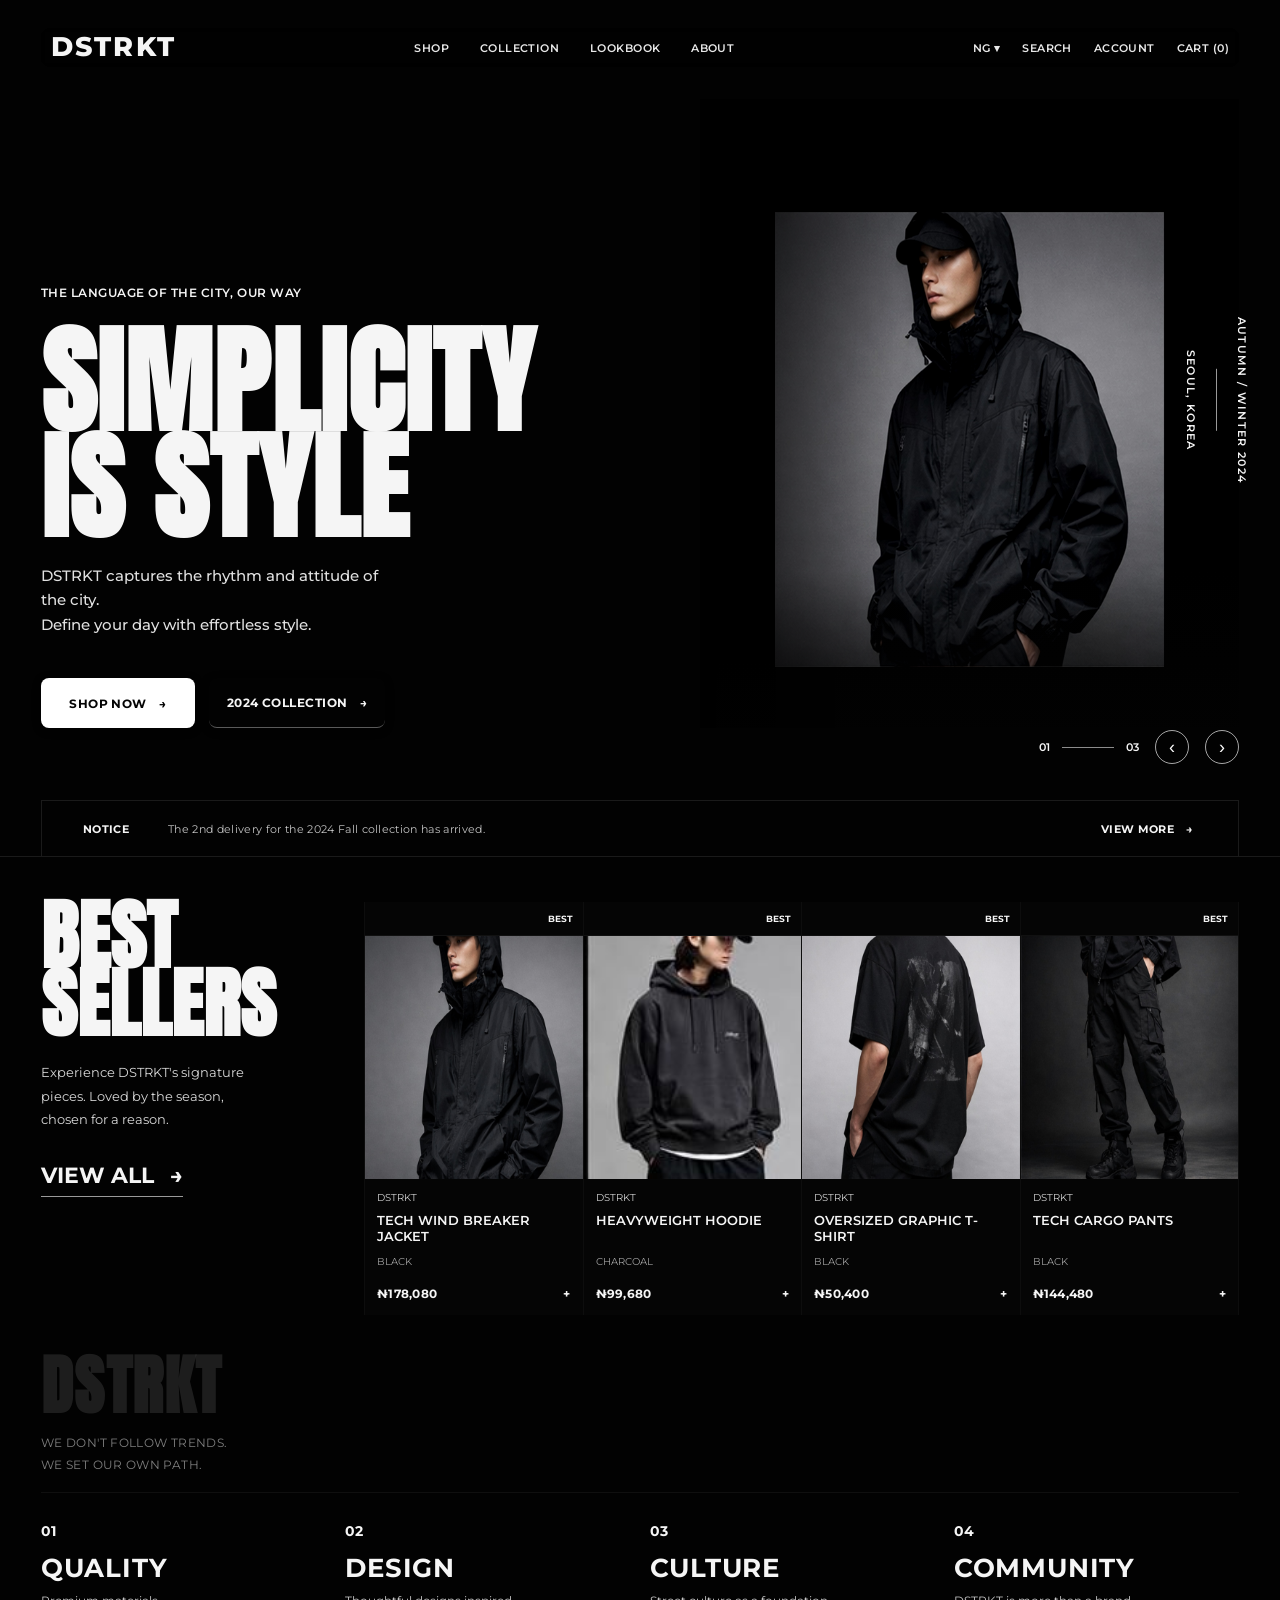
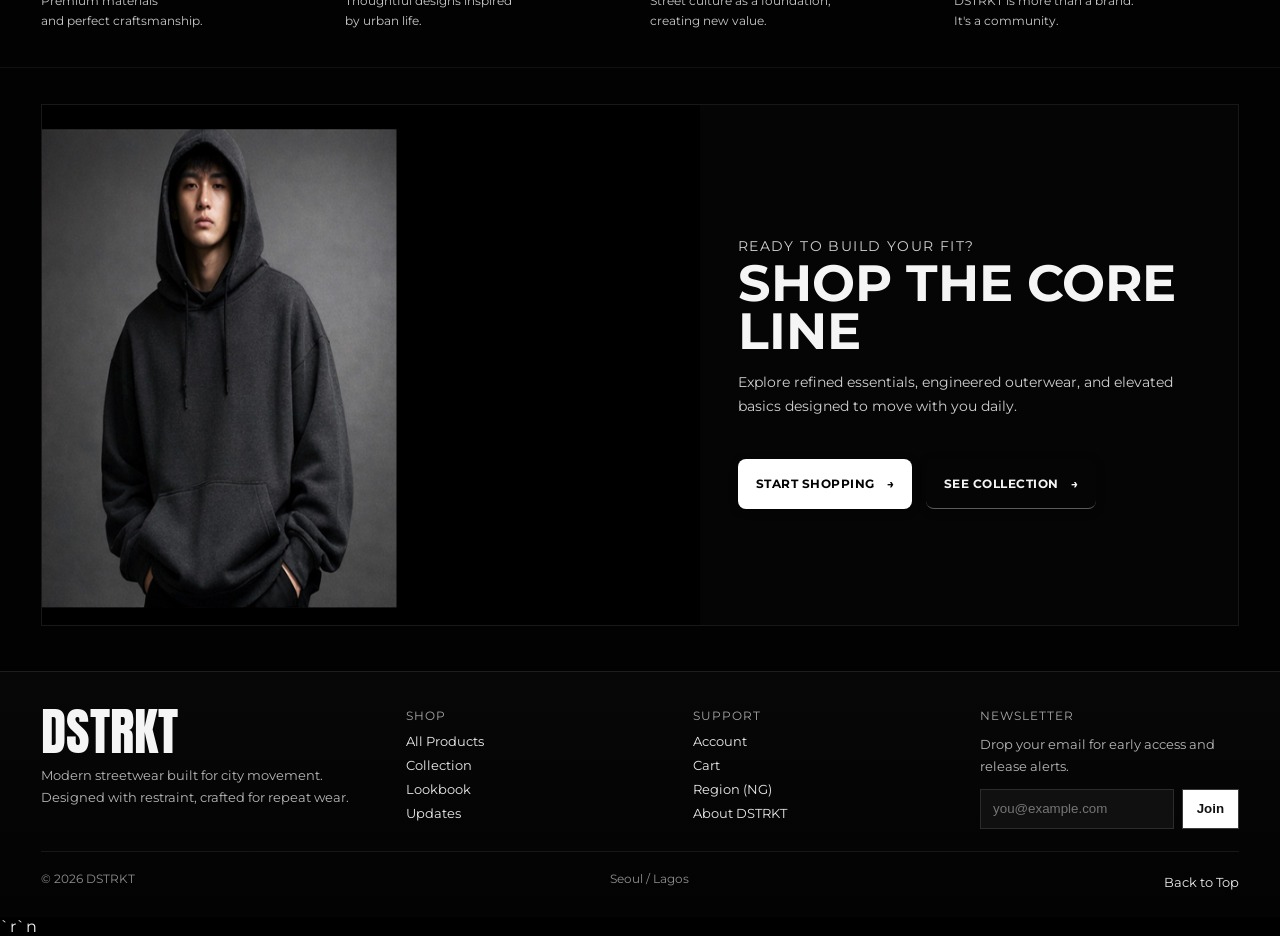
<file: index.html>
﻿<!doctype html>
<html lang="en">
  <head>
    <meta charset="UTF-8" />
    <meta name="viewport" content="width=device-width, initial-scale=1.0" />
    <meta name="theme-color" content="#020202" />
    <title>DSTRKT</title>
    <meta property="og:title" content="DSTRKT" />
    <meta property="og:description" content="DSTRKT fashion essentials and seasonal collection." />
    <meta property="og:image" content="/assets/social-preview.jpg" />
    <meta name="twitter:card" content="summary_large_image" />
    <link rel="icon" type="image/svg+xml" href="./assets/favicon.svg" />
    <link rel="preconnect" href="https://fonts.googleapis.com" />
    <link rel="preconnect" href="https://fonts.gstatic.com" crossorigin />
    <link href="https://fonts.googleapis.com/css2?family=Anton&family=Montserrat:wght@400;500;600;700;800&display=swap" rel="stylesheet" />
    <link rel="stylesheet" href="./styles.css" />
  </head>
  <body>
    <a class="skip-link" href="#main-content">Skip to main content</a>
    <main class="page" id="main-content">
      <section class="hero">
        <header class="top-nav">
          <a href="./index.html" class="logo" aria-label="DSTRKT home">DSTRKT</a>
          <nav class="primary-nav" aria-label="Main">
            <a href="./shop.html">SHOP</a>
            <a href="./collection.html">COLLECTION</a>
            <a href="./lookbook.html">LOOKBOOK</a>
            <a href="./about.html">ABOUT</a>
          </nav>
          <nav class="utility-nav" aria-label="Utility">
            <a href="./locale.html">NG &#9662;</a>
            <a href="./search.html">SEARCH</a>
            <a href="./account.html">ACCOUNT</a>
            <a href="./cart.html">CART (0)</a>
          </nav>
        </header>

        <div class="hero-body">
          <div class="hero-copy motion-enter">
            <p class="eyebrow">THE LANGUAGE OF THE CITY, OUR WAY</p>
            <h1>SIMPLICITY<br />IS STYLE</h1>
            <p class="description">DSTRKT captures the rhythm and attitude of the city.<br />Define your day with effortless style.</p>
            <div class="hero-actions">
              <a href="./shop.html" class="btn btn-solid"><span>SHOP NOW</span><span aria-hidden="true">&#8594;</span></a>
              <a href="./collection.html" class="btn btn-ghost"><span>2024 COLLECTION</span><span aria-hidden="true">&#8594;</span></a>
            </div>
          </div>

          <figure class="hero-visual">
            <img id="hero-slide-image" src="./assets/hero-slide-1.jpg" alt="Model in DSTRKT hero outfit, frame 1" width="470" height="520" fetchpriority="high" />
          </figure>

          <aside class="season-rail" aria-label="Season">
            <span>AUTUMN / WINTER 2024</span>
            <i></i>
            <span>SEOUL, KOREA</span>
          </aside>

          <div class="carousel-meta" aria-label="Carousel controls">
            <div class="slide-count"><span id="hero-slide-current">01</span><i></i><span id="hero-slide-total">03</span></div>
            <button id="hero-prev" aria-label="Previous slide" type="button">&#8249;</button>
            <button id="hero-next" aria-label="Next slide" type="button">&#8250;</button>
          </div>
        </div>

        <div class="notice-strip">
          <p class="notice-tag">NOTICE</p>
          <p class="notice-copy">The 2nd delivery for the 2024 Fall collection has arrived.</p>
          <a class="notice-link" href="./updates.html"><span>VIEW MORE</span><span aria-hidden="true">&#8594;</span></a>
        </div>
      </section>

      <section class="best-section">
        <div class="best-intro">
          <h2>BEST<br />SELLERS</h2>
          <p>Experience DSTRKT's signature<br />pieces. Loved by the season,<br />chosen for a reason.</p>
          <a href="./shop.html" class="view-all"><span>VIEW ALL</span><span aria-hidden="true">&#8594;</span></a>
        </div>

        <div class="products" role="list">
          <article class="product" role="listitem"><div class="card-top"><span>BEST</span></div><img src="./assets/product-1.jpg" alt="Model wearing tech wind breaker jacket" width="160" height="214" loading="lazy" /><div class="card-info"><p class="brand">DSTRKT</p><h3><a href="./product-tech-wind-breaker.html">TECH WIND BREAKER JACKET</a></h3><p class="color">BLACK</p><p class="price-row"><span>159,000 KRW</span><span aria-hidden="true">+</span></p></div></article>
          <article class="product" role="listitem"><div class="card-top"><span>BEST</span></div><img src="./assets/product-2.jpg" alt="Model wearing heavyweight hoodie" width="160" height="214" loading="lazy" /><div class="card-info"><p class="brand">DSTRKT</p><h3><a href="./product-heavyweight-hoodie.html">HEAVYWEIGHT HOODIE</a></h3><p class="color">CHARCOAL</p><p class="price-row"><span>89,000 KRW</span><span aria-hidden="true">+</span></p></div></article>
          <article class="product" role="listitem"><div class="card-top"><span>BEST</span></div><img src="./assets/product-3.jpg" alt="Model wearing oversized graphic t-shirt" width="160" height="214" loading="lazy" /><div class="card-info"><p class="brand">DSTRKT</p><h3><a href="./product-oversized-graphic-tee.html">OVERSIZED GRAPHIC T-SHIRT</a></h3><p class="color">BLACK</p><p class="price-row"><span>45,000 KRW</span><span aria-hidden="true">+</span></p></div></article>
          <article class="product" role="listitem"><div class="card-top"><span>BEST</span></div><img src="./assets/product-4.jpg" alt="Model wearing tech cargo pants" width="160" height="214" loading="lazy" /><div class="card-info"><p class="brand">DSTRKT</p><h3><a href="./product-tech-cargo-pants.html">TECH CARGO PANTS</a></h3><p class="color">BLACK</p><p class="price-row"><span>129,000 KRW</span><span aria-hidden="true">+</span></p></div></article>
        </div>
      </section>

      <section class="brand-band">
        <h2>DSTRKT</h2>
        <p>WE DON'T FOLLOW TRENDS.<br />WE SET OUR OWN PATH.</p>
      </section>

      <section class="pillars">
        <article><p class="index">01</p><h3>QUALITY</h3><p>Premium materials<br />and perfect craftsmanship.</p></article>
        <article><p class="index">02</p><h3>DESIGN</h3><p>Thoughtful designs inspired<br />by urban life.</p></article>
        <article><p class="index">03</p><h3>CULTURE</h3><p>Street culture as a foundation,<br />creating new value.</p></article>
        <article><p class="index">04</p><h3>COMMUNITY</h3><p>DSTRKT is more than a brand.<br />It's a community.</p></article>
      </section>

      <section class="home-cta">
        <img src="./assets/core-line-shot.jpg" alt="Model wearing DSTRKT heavyweight hoodie against a black field" loading="lazy" />
        <div>
          <p class="section-label">READY TO BUILD YOUR FIT?</p>
          <h2>SHOP THE CORE LINE</h2>
          <p>Explore refined essentials, engineered outerwear, and elevated basics designed to move with you daily.</p>
          <div class="hero-actions">
            <a href="./shop.html" class="btn btn-solid"><span>START SHOPPING</span><span aria-hidden="true">&#8594;</span></a>
            <a href="./collection.html" class="btn btn-ghost"><span>SEE COLLECTION</span><span aria-hidden="true">&#8594;</span></a>
          </div>
        </div>
      </section>

      <footer class="site-footer" aria-label="Footer">
        <div class="footer-grid">
          <section>
            <p class="footer-brand">DSTRKT</p>
            <p class="footer-copy">Modern streetwear built for city movement. Designed with restraint, crafted for repeat wear.</p>
          </section>
          <section>
            <p class="footer-heading">Shop</p>
            <a href="./shop.html">All Products</a>
            <a href="./collection.html">Collection</a>
            <a href="./lookbook.html">Lookbook</a>
            <a href="./updates.html">Updates</a>
          </section>
          <section>
            <p class="footer-heading">Support</p>
            <a href="./account.html">Account</a>
            <a href="./cart.html">Cart</a>
            <a href="./locale.html">Region (NG)</a>
            <a href="./about.html">About DSTRKT</a>
          </section>
          <section>
            <p class="footer-heading">Newsletter</p>
            <p class="footer-copy">Drop your email for early access and release alerts.</p>
            <form class="footer-form" action="./updates.html" method="get">
              <label class="sr-only" for="footer-email">Email</label>
              <input id="footer-email" type="email" placeholder="you@example.com" />
              <button type="submit">Join</button>
            </form>
          </section>
        </div>
        <div class="footer-base">
          <span>© 2026 DSTRKT</span>
          <span>Seoul / Lagos</span>
          <a href="./index.html">Back to Top</a>
        </div>
      </footer>
    </main>
    <script src="./site.js" defer></script>`r`n  </body>
</html>
</file>
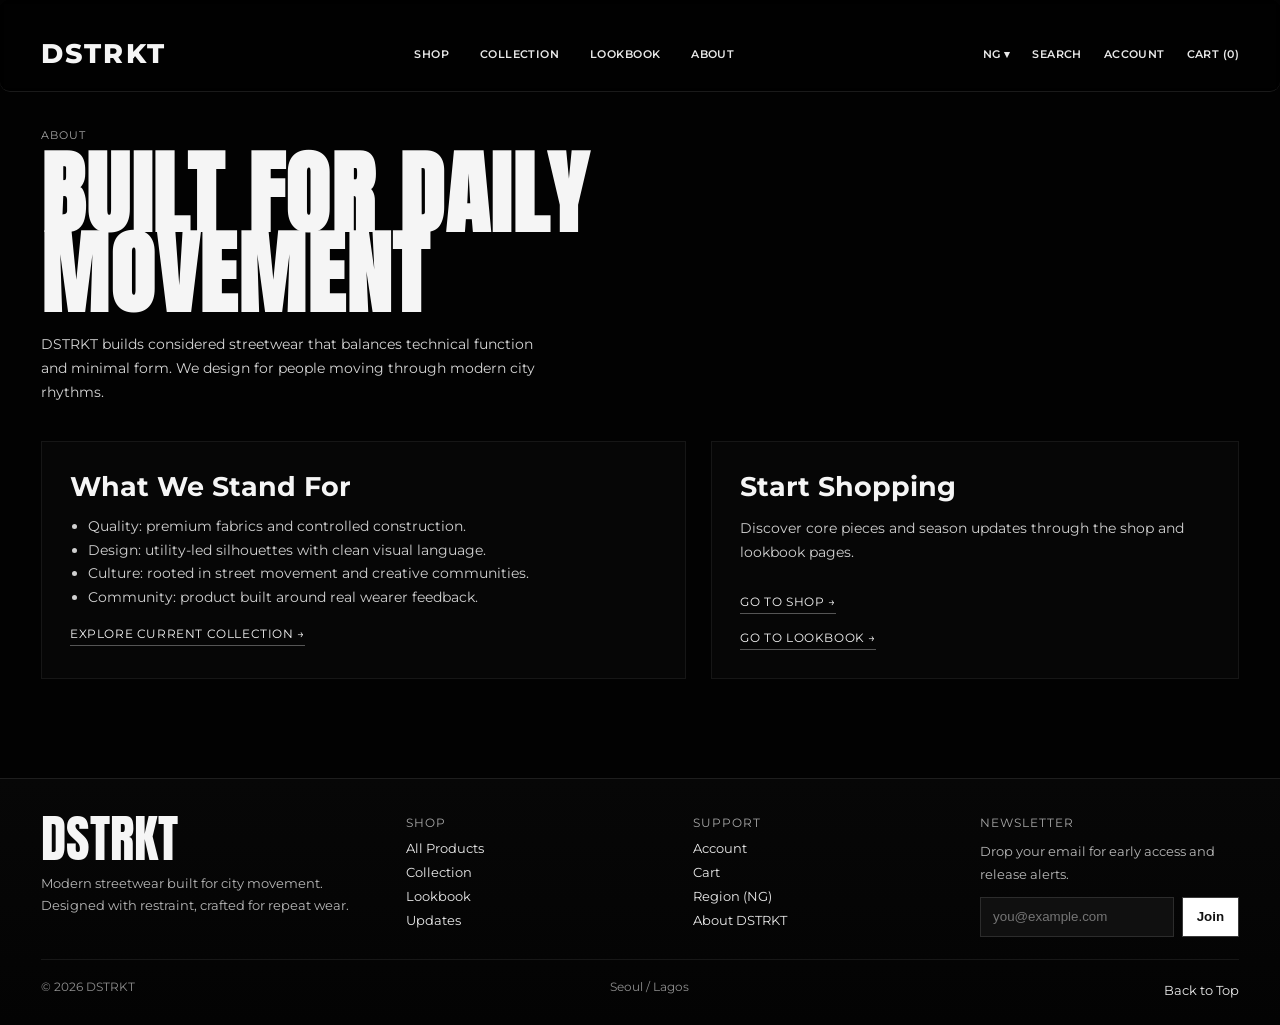
<file: about.html>
﻿<!doctype html>
<html lang="en"><head><meta charset="UTF-8" /><meta name="viewport" content="width=device-width, initial-scale=1.0" /><meta name="theme-color" content="#020202" /><title>About DSTRKT</title><meta property="og:title" content="About DSTRKT" /><meta property="og:description" content="Learn the design direction and values behind DSTRKT." /><meta property="og:image" content="/assets/social-preview.jpg" /><meta name="twitter:card" content="summary_large_image" /><link rel="icon" type="image/svg+xml" href="./assets/favicon.svg" /><link rel="preconnect" href="https://fonts.googleapis.com" /><link rel="preconnect" href="https://fonts.gstatic.com" crossorigin /><link href="https://fonts.googleapis.com/css2?family=Anton&family=Montserrat:wght@400;500;600;700;800&display=swap" rel="stylesheet" /><link rel="stylesheet" href="./styles.css" /></head>
<body class="inner-page"><a class="skip-link" href="#main-content">Skip to main content</a><main class="page" id="main-content"><header class="top-nav"><a href="./index.html" class="logo">DSTRKT</a><nav class="primary-nav" aria-label="Main"><a href="./shop.html">SHOP</a><a href="./collection.html">COLLECTION</a><a href="./lookbook.html">LOOKBOOK</a><a href="./about.html">ABOUT</a></nav><nav class="utility-nav" aria-label="Utility"><a href="./locale.html">NG &#9662;</a><a href="./search.html">SEARCH</a><a href="./account.html">ACCOUNT</a><a href="./cart.html">CART (0)</a></nav></header><section class="inner-main"><p class="section-label">ABOUT</p><h1 class="page-title">BUILT FOR DAILY<br />MOVEMENT</h1><p class="page-subtitle">DSTRKT builds considered streetwear that balances technical function and minimal form. We design for people moving through modern city rhythms.</p><section class="split-panel"><div><h2>What We Stand For</h2><ul><li>Quality: premium fabrics and controlled construction.</li><li>Design: utility-led silhouettes with clean visual language.</li><li>Culture: rooted in street movement and creative communities.</li><li>Community: product built around real wearer feedback.</li></ul><a class="text-link" href="./collection.html">EXPLORE CURRENT COLLECTION &#8594;</a></div><section><h2>Start Shopping</h2><p>Discover core pieces and season updates through the shop and lookbook pages.</p><a class="text-link" href="./shop.html">GO TO SHOP &#8594;</a><br /><a class="text-link" href="./lookbook.html">GO TO LOOKBOOK &#8594;</a></section></section></section><footer class="site-footer" aria-label="Footer">
  <div class="footer-grid">
    <section>
      <p class="footer-brand">DSTRKT</p>
      <p class="footer-copy">Modern streetwear built for city movement. Designed with restraint, crafted for repeat wear.</p>
    </section>
    <section>
      <p class="footer-heading">Shop</p>
      <a href="./shop.html">All Products</a>
      <a href="./collection.html">Collection</a>
      <a href="./lookbook.html">Lookbook</a>
      <a href="./updates.html">Updates</a>
    </section>
    <section>
      <p class="footer-heading">Support</p>
      <a href="./account.html">Account</a>
      <a href="./cart.html">Cart</a>
      <a href="./locale.html">Region (NG)</a>
      <a href="./about.html">About DSTRKT</a>
    </section>
    <section>
      <p class="footer-heading">Newsletter</p>
      <p class="footer-copy">Drop your email for early access and release alerts.</p>
      <form class="footer-form" action="./updates.html" method="get">
        <label class="sr-only" for="footer-email">Email</label>
        <input id="footer-email" type="email" placeholder="you@example.com" />
        <button type="submit">Join</button>
      </form>
    </section>
  </div>
  <div class="footer-base">
    <span>© 2026 DSTRKT</span>
    <span>Seoul / Lagos</span>
    <a href="./index.html">Back to Top</a>
  </div>
</footer></main><script src="./site.js" defer></script></body></html>
</file>
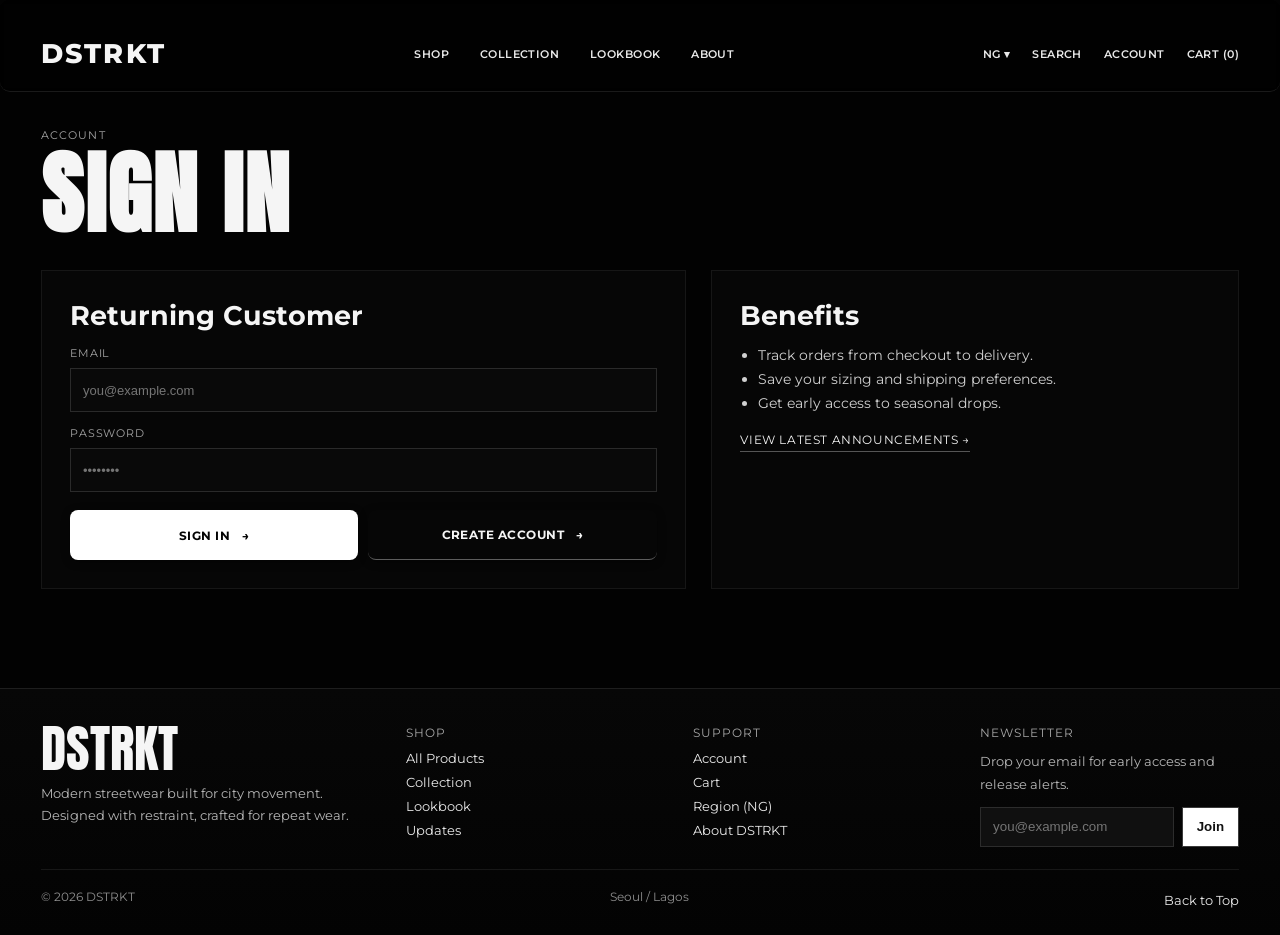
<file: account.html>
﻿<!doctype html>
<html lang="en"><head><meta charset="UTF-8" /><meta name="viewport" content="width=device-width, initial-scale=1.0" /><meta name="theme-color" content="#020202" /><title>DSTRKT Account</title><meta property="og:title" content="DSTRKT Account" /><meta property="og:description" content="Sign in and manage your DSTRKT profile." /><meta property="og:image" content="/assets/social-preview.jpg" /><meta name="twitter:card" content="summary_large_image" /><link rel="icon" type="image/svg+xml" href="./assets/favicon.svg" /><link rel="preconnect" href="https://fonts.googleapis.com" /><link rel="preconnect" href="https://fonts.gstatic.com" crossorigin /><link href="https://fonts.googleapis.com/css2?family=Anton&family=Montserrat:wght@400;500;600;700;800&display=swap" rel="stylesheet" /><link rel="stylesheet" href="./styles.css" /></head>
<body class="inner-page"><a class="skip-link" href="#main-content">Skip to main content</a><main class="page" id="main-content"><header class="top-nav"><a href="./index.html" class="logo">DSTRKT</a><nav class="primary-nav" aria-label="Main"><a href="./shop.html">SHOP</a><a href="./collection.html">COLLECTION</a><a href="./lookbook.html">LOOKBOOK</a><a href="./about.html">ABOUT</a></nav><nav class="utility-nav" aria-label="Utility"><a href="./locale.html">NG &#9662;</a><a href="./search.html">SEARCH</a><a href="./account.html">ACCOUNT</a><a href="./cart.html">CART (0)</a></nav></header><section class="inner-main"><p class="section-label">ACCOUNT</p><h1 class="page-title">SIGN IN</h1><section class="split-panel"><section><h2>Returning Customer</h2><div class="field-row"><label for="email">EMAIL</label><input id="email" type="email" placeholder="you@example.com" /></div><div class="field-row"><label for="password">PASSWORD</label><input id="password" type="password" placeholder="••••••••" /></div><div class="button-row"><a class="btn btn-solid" href="./shop.html"><span>SIGN IN</span><span>&#8594;</span></a><a class="btn btn-ghost" href="./account.html"><span>CREATE ACCOUNT</span><span>&#8594;</span></a></div></section><div><h2>Benefits</h2><ul><li>Track orders from checkout to delivery.</li><li>Save your sizing and shipping preferences.</li><li>Get early access to seasonal drops.</li></ul><a class="text-link" href="./updates.html">VIEW LATEST ANNOUNCEMENTS &#8594;</a></div></section></section><footer class="site-footer" aria-label="Footer">
  <div class="footer-grid">
    <section>
      <p class="footer-brand">DSTRKT</p>
      <p class="footer-copy">Modern streetwear built for city movement. Designed with restraint, crafted for repeat wear.</p>
    </section>
    <section>
      <p class="footer-heading">Shop</p>
      <a href="./shop.html">All Products</a>
      <a href="./collection.html">Collection</a>
      <a href="./lookbook.html">Lookbook</a>
      <a href="./updates.html">Updates</a>
    </section>
    <section>
      <p class="footer-heading">Support</p>
      <a href="./account.html">Account</a>
      <a href="./cart.html">Cart</a>
      <a href="./locale.html">Region (NG)</a>
      <a href="./about.html">About DSTRKT</a>
    </section>
    <section>
      <p class="footer-heading">Newsletter</p>
      <p class="footer-copy">Drop your email for early access and release alerts.</p>
      <form class="footer-form" action="./updates.html" method="get">
        <label class="sr-only" for="footer-email">Email</label>
        <input id="footer-email" type="email" placeholder="you@example.com" />
        <button type="submit">Join</button>
      </form>
    </section>
  </div>
  <div class="footer-base">
    <span>© 2026 DSTRKT</span>
    <span>Seoul / Lagos</span>
    <a href="./index.html">Back to Top</a>
  </div>
</footer></main><script src="./site.js" defer></script></body></html>
</file>
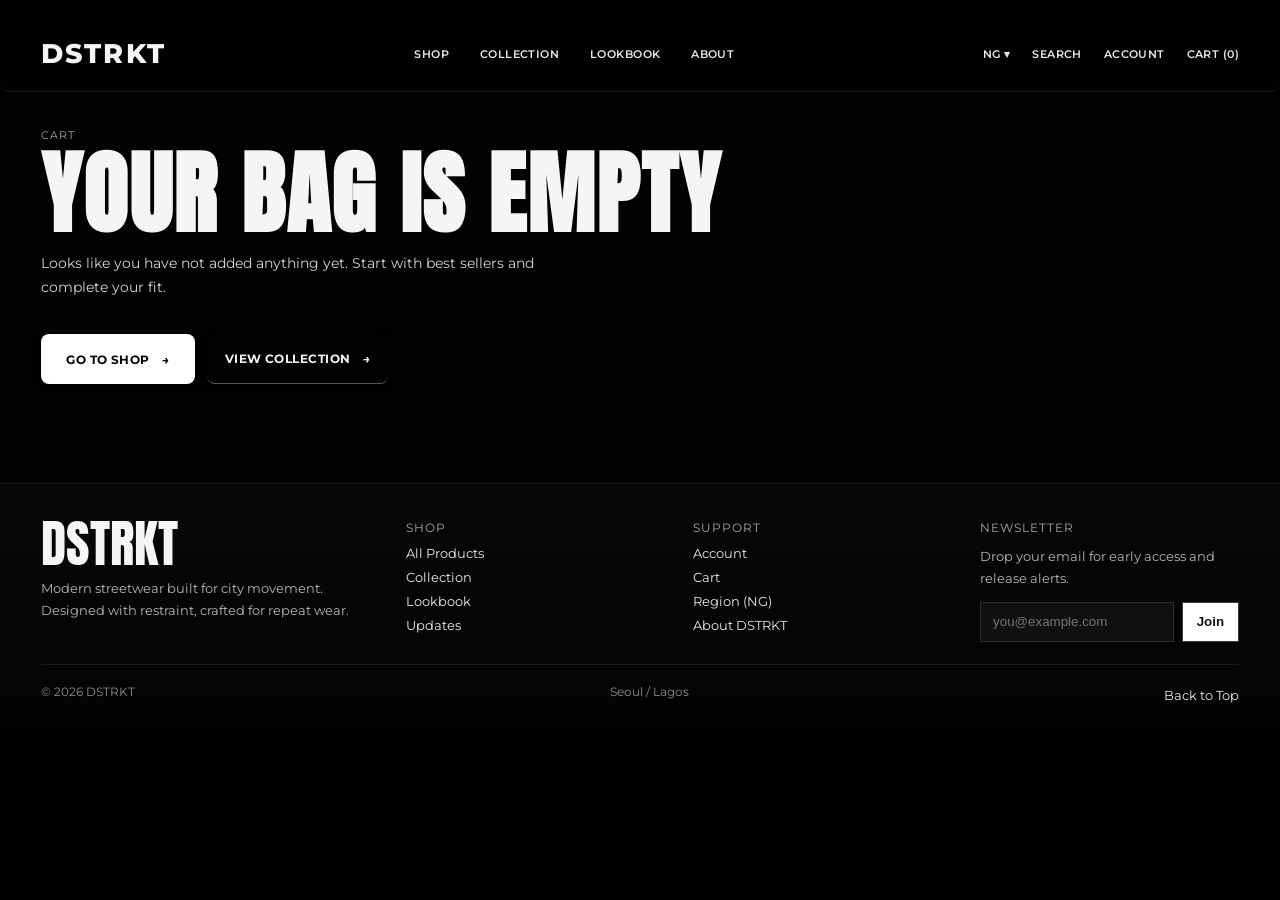
<file: cart.html>
﻿<!doctype html>
<html lang="en"><head><meta charset="UTF-8" /><meta name="viewport" content="width=device-width, initial-scale=1.0" /><meta name="theme-color" content="#020202" /><title>DSTRKT Cart</title><meta property="og:title" content="DSTRKT Cart" /><meta property="og:description" content="Review your DSTRKT cart before checkout." /><meta property="og:image" content="/assets/social-preview.jpg" /><meta name="twitter:card" content="summary_large_image" /><link rel="icon" type="image/svg+xml" href="./assets/favicon.svg" /><link rel="preconnect" href="https://fonts.googleapis.com" /><link rel="preconnect" href="https://fonts.gstatic.com" crossorigin /><link href="https://fonts.googleapis.com/css2?family=Anton&family=Montserrat:wght@400;500;600;700;800&display=swap" rel="stylesheet" /><link rel="stylesheet" href="./styles.css" /></head>
<body class="inner-page"><a class="skip-link" href="#main-content">Skip to main content</a><main class="page" id="main-content"><header class="top-nav"><a href="./index.html" class="logo">DSTRKT</a><nav class="primary-nav" aria-label="Main"><a href="./shop.html">SHOP</a><a href="./collection.html">COLLECTION</a><a href="./lookbook.html">LOOKBOOK</a><a href="./about.html">ABOUT</a></nav><nav class="utility-nav" aria-label="Utility"><a href="./locale.html">NG &#9662;</a><a href="./search.html">SEARCH</a><a href="./account.html">ACCOUNT</a><a href="./cart.html">CART (0)</a></nav></header><section class="inner-main"><p class="section-label">CART</p><h1 class="page-title">YOUR BAG IS EMPTY</h1><p class="page-subtitle">Looks like you have not added anything yet. Start with best sellers and complete your fit.</p><div class="utility-row"><a class="btn btn-solid" href="./shop.html"><span>GO TO SHOP</span><span>&#8594;</span></a><a class="btn btn-ghost" href="./collection.html"><span>VIEW COLLECTION</span><span>&#8594;</span></a></div></section><footer class="site-footer" aria-label="Footer">
  <div class="footer-grid">
    <section>
      <p class="footer-brand">DSTRKT</p>
      <p class="footer-copy">Modern streetwear built for city movement. Designed with restraint, crafted for repeat wear.</p>
    </section>
    <section>
      <p class="footer-heading">Shop</p>
      <a href="./shop.html">All Products</a>
      <a href="./collection.html">Collection</a>
      <a href="./lookbook.html">Lookbook</a>
      <a href="./updates.html">Updates</a>
    </section>
    <section>
      <p class="footer-heading">Support</p>
      <a href="./account.html">Account</a>
      <a href="./cart.html">Cart</a>
      <a href="./locale.html">Region (NG)</a>
      <a href="./about.html">About DSTRKT</a>
    </section>
    <section>
      <p class="footer-heading">Newsletter</p>
      <p class="footer-copy">Drop your email for early access and release alerts.</p>
      <form class="footer-form" action="./updates.html" method="get">
        <label class="sr-only" for="footer-email">Email</label>
        <input id="footer-email" type="email" placeholder="you@example.com" />
        <button type="submit">Join</button>
      </form>
    </section>
  </div>
  <div class="footer-base">
    <span>© 2026 DSTRKT</span>
    <span>Seoul / Lagos</span>
    <a href="./index.html">Back to Top</a>
  </div>
</footer></main><script src="./site.js" defer></script></body></html>
</file>
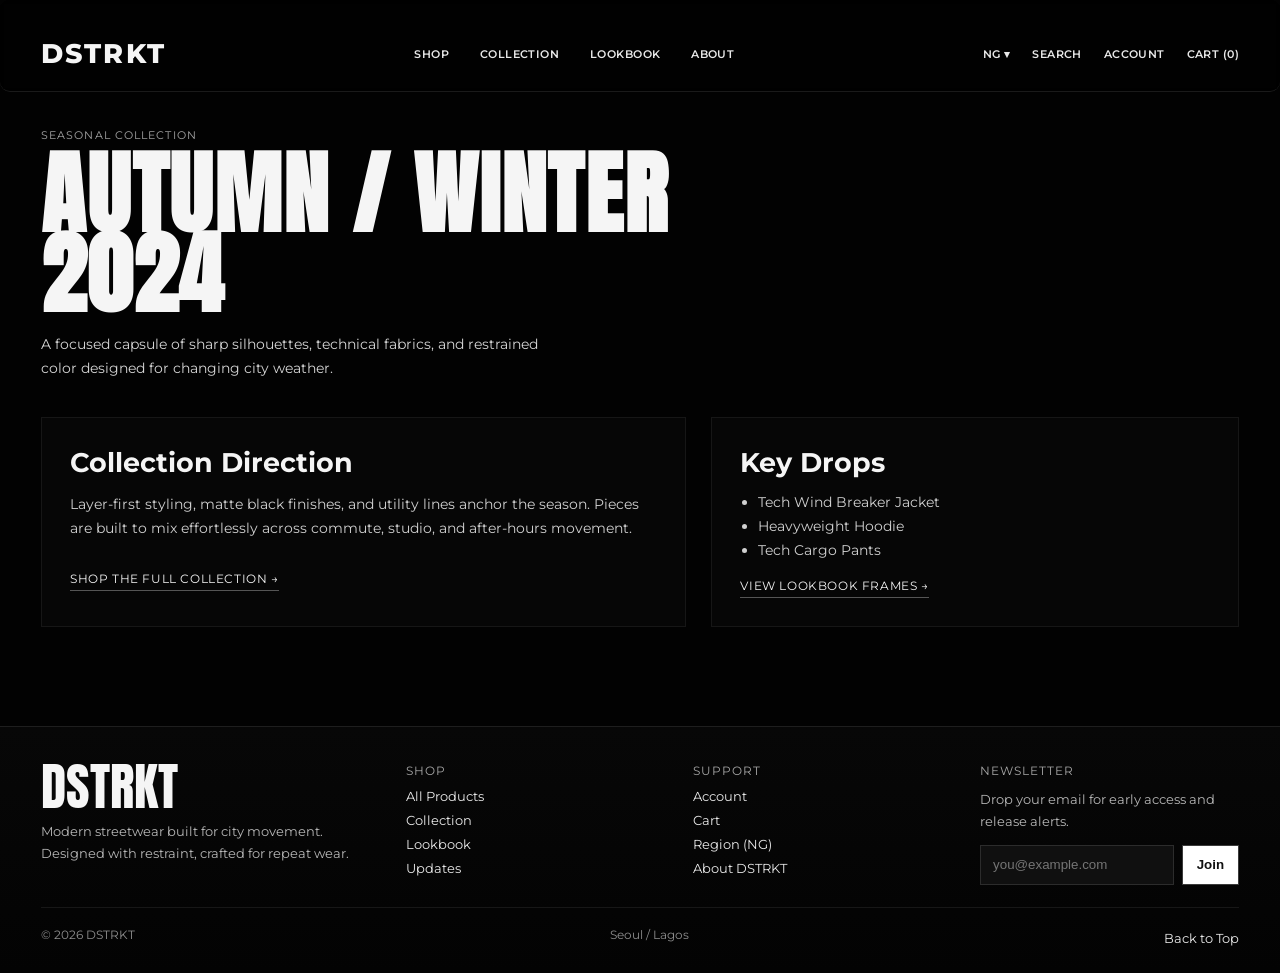
<file: collection.html>
﻿<!doctype html>
<html lang="en">
<head>
  <meta charset="UTF-8" />
  <meta name="viewport" content="width=device-width, initial-scale=1.0" />
  <meta name="theme-color" content="#020202" />
  <title>DSTRKT Collection</title>
  <meta property="og:title" content="DSTRKT Collection" />
  <meta property="og:description" content="Explore the Autumn/Winter 2024 collection." />
  <meta property="og:image" content="/assets/social-preview.jpg" />
  <meta name="twitter:card" content="summary_large_image" />
  <link rel="icon" type="image/svg+xml" href="./assets/favicon.svg" />
  <link rel="preconnect" href="https://fonts.googleapis.com" />
  <link rel="preconnect" href="https://fonts.gstatic.com" crossorigin />
  <link href="https://fonts.googleapis.com/css2?family=Anton&family=Montserrat:wght@400;500;600;700;800&display=swap" rel="stylesheet" />
  <link rel="stylesheet" href="./styles.css" />
</head>
<body class="inner-page">
  <a class="skip-link" href="#main-content">Skip to main content</a>
  <main class="page" id="main-content">
    <header class="top-nav"><a href="./index.html" class="logo">DSTRKT</a><nav class="primary-nav" aria-label="Main"><a href="./shop.html">SHOP</a><a href="./collection.html">COLLECTION</a><a href="./lookbook.html">LOOKBOOK</a><a href="./about.html">ABOUT</a></nav><nav class="utility-nav" aria-label="Utility"><a href="./locale.html">NG &#9662;</a><a href="./search.html">SEARCH</a><a href="./account.html">ACCOUNT</a><a href="./cart.html">CART (0)</a></nav></header>
    <section class="inner-main">
      <p class="section-label">SEASONAL COLLECTION</p>
      <h1 class="page-title">AUTUMN / WINTER<br />2024</h1>
      <p class="page-subtitle">A focused capsule of sharp silhouettes, technical fabrics, and restrained color designed for changing city weather.</p>
      <div class="split-panel">
        <div><h2>Collection Direction</h2><p>Layer-first styling, matte black finishes, and utility lines anchor the season. Pieces are built to mix effortlessly across commute, studio, and after-hours movement.</p><a class="text-link" href="./shop.html">SHOP THE FULL COLLECTION &#8594;</a></div>
        <section><h2>Key Drops</h2><ul><li><a href="./product-tech-wind-breaker.html">Tech Wind Breaker Jacket</a></li><li><a href="./product-heavyweight-hoodie.html">Heavyweight Hoodie</a></li><li><a href="./product-tech-cargo-pants.html">Tech Cargo Pants</a></li></ul><a class="text-link" href="./lookbook.html">VIEW LOOKBOOK FRAMES &#8594;</a></section>
      </div>
    </section>
  <footer class="site-footer" aria-label="Footer">
  <div class="footer-grid">
    <section>
      <p class="footer-brand">DSTRKT</p>
      <p class="footer-copy">Modern streetwear built for city movement. Designed with restraint, crafted for repeat wear.</p>
    </section>
    <section>
      <p class="footer-heading">Shop</p>
      <a href="./shop.html">All Products</a>
      <a href="./collection.html">Collection</a>
      <a href="./lookbook.html">Lookbook</a>
      <a href="./updates.html">Updates</a>
    </section>
    <section>
      <p class="footer-heading">Support</p>
      <a href="./account.html">Account</a>
      <a href="./cart.html">Cart</a>
      <a href="./locale.html">Region (NG)</a>
      <a href="./about.html">About DSTRKT</a>
    </section>
    <section>
      <p class="footer-heading">Newsletter</p>
      <p class="footer-copy">Drop your email for early access and release alerts.</p>
      <form class="footer-form" action="./updates.html" method="get">
        <label class="sr-only" for="footer-email">Email</label>
        <input id="footer-email" type="email" placeholder="you@example.com" />
        <button type="submit">Join</button>
      </form>
    </section>
  </div>
  <div class="footer-base">
    <span>© 2026 DSTRKT</span>
    <span>Seoul / Lagos</span>
    <a href="./index.html">Back to Top</a>
  </div>
</footer></main>
<script src="./site.js" defer></script></body>
</html>
</file>
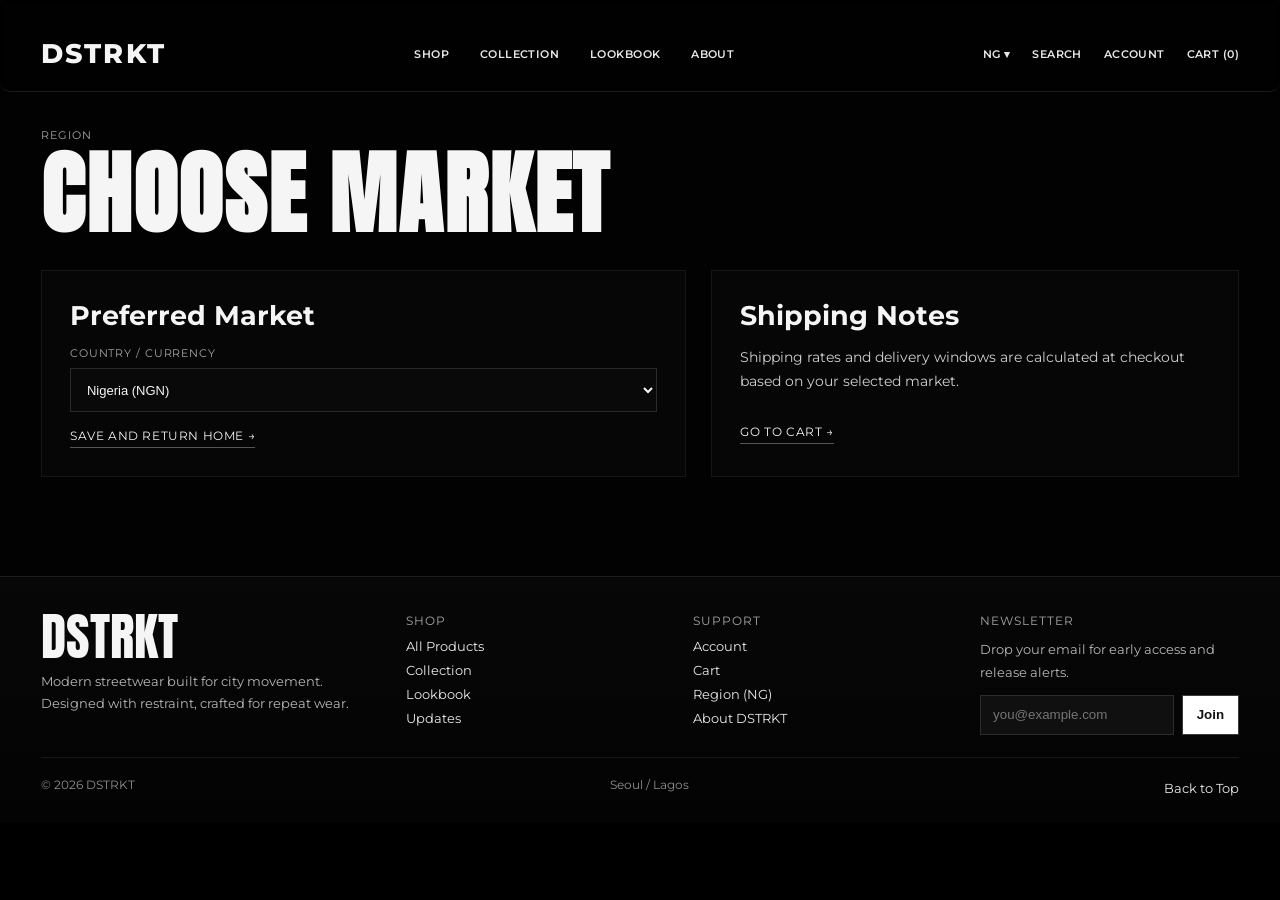
<file: locale.html>
﻿<!doctype html>
<html lang="en"><head><meta charset="UTF-8" /><meta name="viewport" content="width=device-width, initial-scale=1.0" /><meta name="theme-color" content="#020202" /><title>DSTRKT Region</title><meta property="og:title" content="DSTRKT Region" /><meta property="og:description" content="Select your market and currency." /><meta property="og:image" content="/assets/social-preview.jpg" /><meta name="twitter:card" content="summary_large_image" /><link rel="icon" type="image/svg+xml" href="./assets/favicon.svg" /><link rel="preconnect" href="https://fonts.googleapis.com" /><link rel="preconnect" href="https://fonts.gstatic.com" crossorigin /><link href="https://fonts.googleapis.com/css2?family=Anton&family=Montserrat:wght@400;500;600;700;800&display=swap" rel="stylesheet" /><link rel="stylesheet" href="./styles.css" /></head>
<body class="inner-page"><a class="skip-link" href="#main-content">Skip to main content</a><main class="page" id="main-content"><header class="top-nav"><a href="./index.html" class="logo">DSTRKT</a><nav class="primary-nav" aria-label="Main"><a href="./shop.html">SHOP</a><a href="./collection.html">COLLECTION</a><a href="./lookbook.html">LOOKBOOK</a><a href="./about.html">ABOUT</a></nav><nav class="utility-nav" aria-label="Utility"><a href="./locale.html">NG &#9662;</a><a href="./search.html">SEARCH</a><a href="./account.html">ACCOUNT</a><a href="./cart.html">CART (0)</a></nav></header><section class="inner-main"><p class="section-label">REGION</p><h1 class="page-title">CHOOSE MARKET</h1><div class="split-panel"><section><h2>Preferred Market</h2><div class="field-row"><label for="market">COUNTRY / CURRENCY</label><select id="market"><option value="NG" selected>Nigeria (NGN)</option><option value="KR">Korea (KRW)</option><option value="US">United States (USD)</option><option value="UK">United Kingdom (GBP)</option></select></div><a class="text-link" href="./index.html">SAVE AND RETURN HOME &#8594;</a></section><div><h2>Shipping Notes</h2><p>Shipping rates and delivery windows are calculated at checkout based on your selected market.</p><a class="text-link" href="./cart.html">GO TO CART &#8594;</a></div></div></section><footer class="site-footer" aria-label="Footer">
  <div class="footer-grid">
    <section>
      <p class="footer-brand">DSTRKT</p>
      <p class="footer-copy">Modern streetwear built for city movement. Designed with restraint, crafted for repeat wear.</p>
    </section>
    <section>
      <p class="footer-heading">Shop</p>
      <a href="./shop.html">All Products</a>
      <a href="./collection.html">Collection</a>
      <a href="./lookbook.html">Lookbook</a>
      <a href="./updates.html">Updates</a>
    </section>
    <section>
      <p class="footer-heading">Support</p>
      <a href="./account.html">Account</a>
      <a href="./cart.html">Cart</a>
      <a href="./locale.html">Region (NG)</a>
      <a href="./about.html">About DSTRKT</a>
    </section>
    <section>
      <p class="footer-heading">Newsletter</p>
      <p class="footer-copy">Drop your email for early access and release alerts.</p>
      <form class="footer-form" action="./updates.html" method="get">
        <label class="sr-only" for="footer-email">Email</label>
        <input id="footer-email" type="email" placeholder="you@example.com" />
        <button type="submit">Join</button>
      </form>
    </section>
  </div>
  <div class="footer-base">
    <span>© 2026 DSTRKT</span>
    <span>Seoul / Lagos</span>
    <a href="./index.html">Back to Top</a>
  </div>
</footer></main><script src="./site.js" defer></script></body></html>
</file>
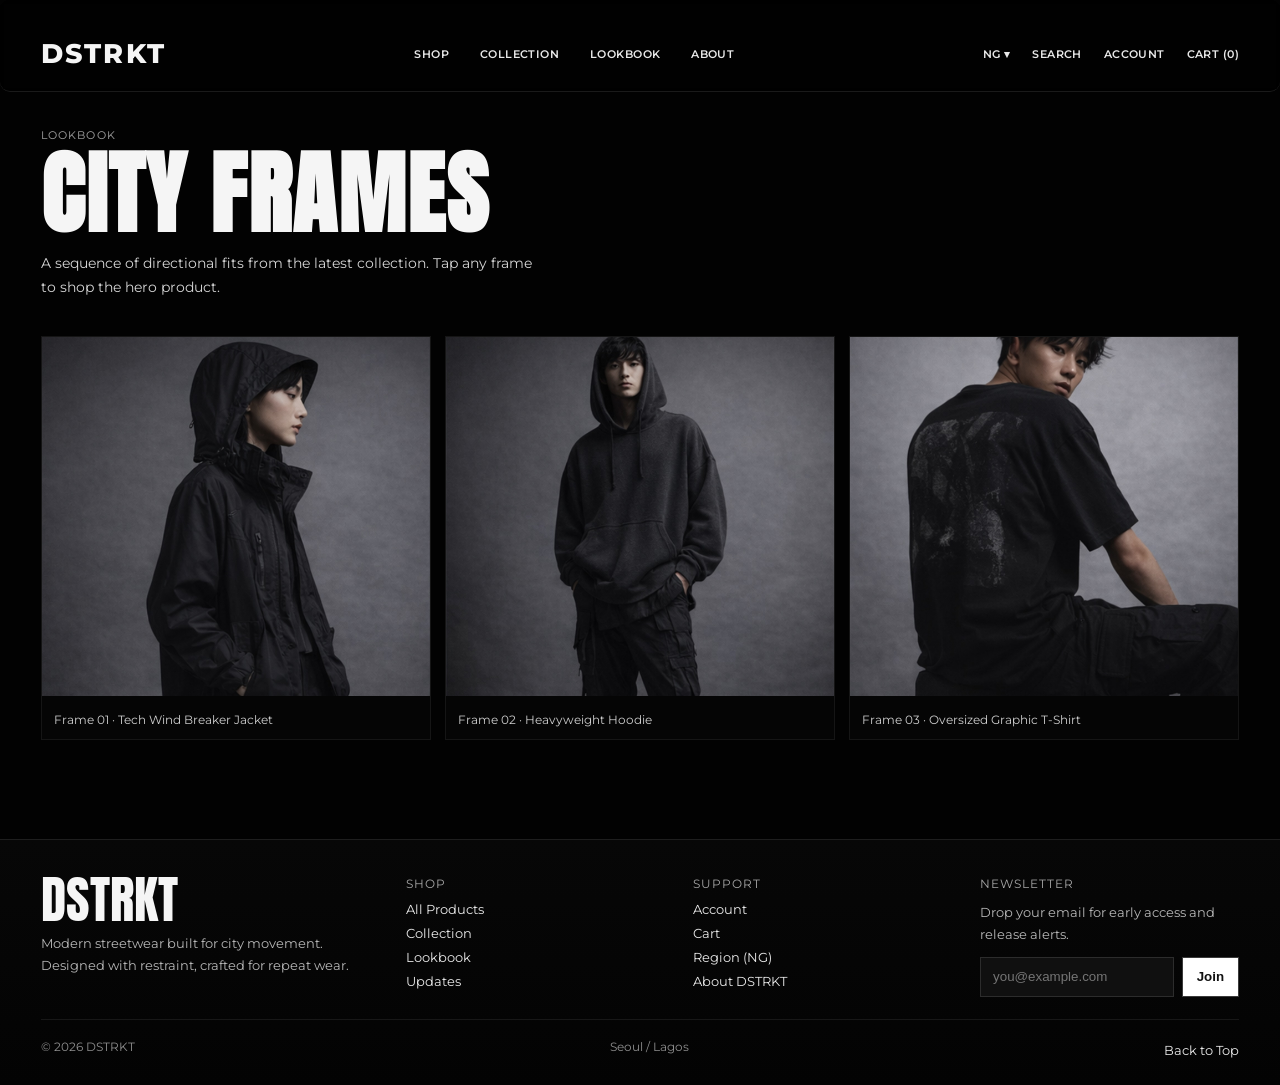
<file: lookbook.html>
﻿<!doctype html>
<html lang="en"><head><meta charset="UTF-8" /><meta name="viewport" content="width=device-width, initial-scale=1.0" /><meta name="theme-color" content="#020202" /><title>DSTRKT Lookbook</title><meta property="og:title" content="DSTRKT Lookbook" /><meta property="og:description" content="City frames and styled looks from the current drop." /><meta property="og:image" content="/assets/social-preview.jpg" /><meta name="twitter:card" content="summary_large_image" /><link rel="icon" type="image/svg+xml" href="./assets/favicon.svg" /><link rel="preconnect" href="https://fonts.googleapis.com" /><link rel="preconnect" href="https://fonts.gstatic.com" crossorigin /><link href="https://fonts.googleapis.com/css2?family=Anton&family=Montserrat:wght@400;500;600;700;800&display=swap" rel="stylesheet" /><link rel="stylesheet" href="./styles.css" /></head>
<body class="inner-page"><a class="skip-link" href="#main-content">Skip to main content</a><main class="page" id="main-content"><header class="top-nav"><a href="./index.html" class="logo">DSTRKT</a><nav class="primary-nav" aria-label="Main"><a href="./shop.html">SHOP</a><a href="./collection.html">COLLECTION</a><a href="./lookbook.html">LOOKBOOK</a><a href="./about.html">ABOUT</a></nav><nav class="utility-nav" aria-label="Utility"><a href="./locale.html">NG &#9662;</a><a href="./search.html">SEARCH</a><a href="./account.html">ACCOUNT</a><a href="./cart.html">CART (0)</a></nav></header><section class="inner-main"><p class="section-label">LOOKBOOK</p><h1 class="page-title">CITY FRAMES</h1><p class="page-subtitle">A sequence of directional fits from the latest collection. Tap any frame to shop the hero product.</p><section class="lookbook-grid" aria-label="Lookbook images"><figure><a href="./product-tech-wind-breaker.html"><img src="./assets/lookbook-shot-1.jpg" alt="Model in technical wind breaker, side profile" /></a><figcaption>Frame 01 · Tech Wind Breaker Jacket</figcaption></figure><figure><a href="./product-heavyweight-hoodie.html"><img src="./assets/lookbook-shot-2.jpg" alt="Model in heavyweight hoodie and cargo trousers" /></a><figcaption>Frame 02 · Heavyweight Hoodie</figcaption></figure><figure><a href="./product-oversized-graphic-tee.html"><img src="./assets/lookbook-shot-3.jpg" alt="Model in oversized graphic t-shirt, seated pose" /></a><figcaption>Frame 03 · Oversized Graphic T-Shirt</figcaption></figure></section></section><footer class="site-footer" aria-label="Footer">
  <div class="footer-grid">
    <section>
      <p class="footer-brand">DSTRKT</p>
      <p class="footer-copy">Modern streetwear built for city movement. Designed with restraint, crafted for repeat wear.</p>
    </section>
    <section>
      <p class="footer-heading">Shop</p>
      <a href="./shop.html">All Products</a>
      <a href="./collection.html">Collection</a>
      <a href="./lookbook.html">Lookbook</a>
      <a href="./updates.html">Updates</a>
    </section>
    <section>
      <p class="footer-heading">Support</p>
      <a href="./account.html">Account</a>
      <a href="./cart.html">Cart</a>
      <a href="./locale.html">Region (NG)</a>
      <a href="./about.html">About DSTRKT</a>
    </section>
    <section>
      <p class="footer-heading">Newsletter</p>
      <p class="footer-copy">Drop your email for early access and release alerts.</p>
      <form class="footer-form" action="./updates.html" method="get">
        <label class="sr-only" for="footer-email">Email</label>
        <input id="footer-email" type="email" placeholder="you@example.com" />
        <button type="submit">Join</button>
      </form>
    </section>
  </div>
  <div class="footer-base">
    <span>© 2026 DSTRKT</span>
    <span>Seoul / Lagos</span>
    <a href="./index.html">Back to Top</a>
  </div>
</footer></main><script src="./site.js" defer></script></body></html>
</file>
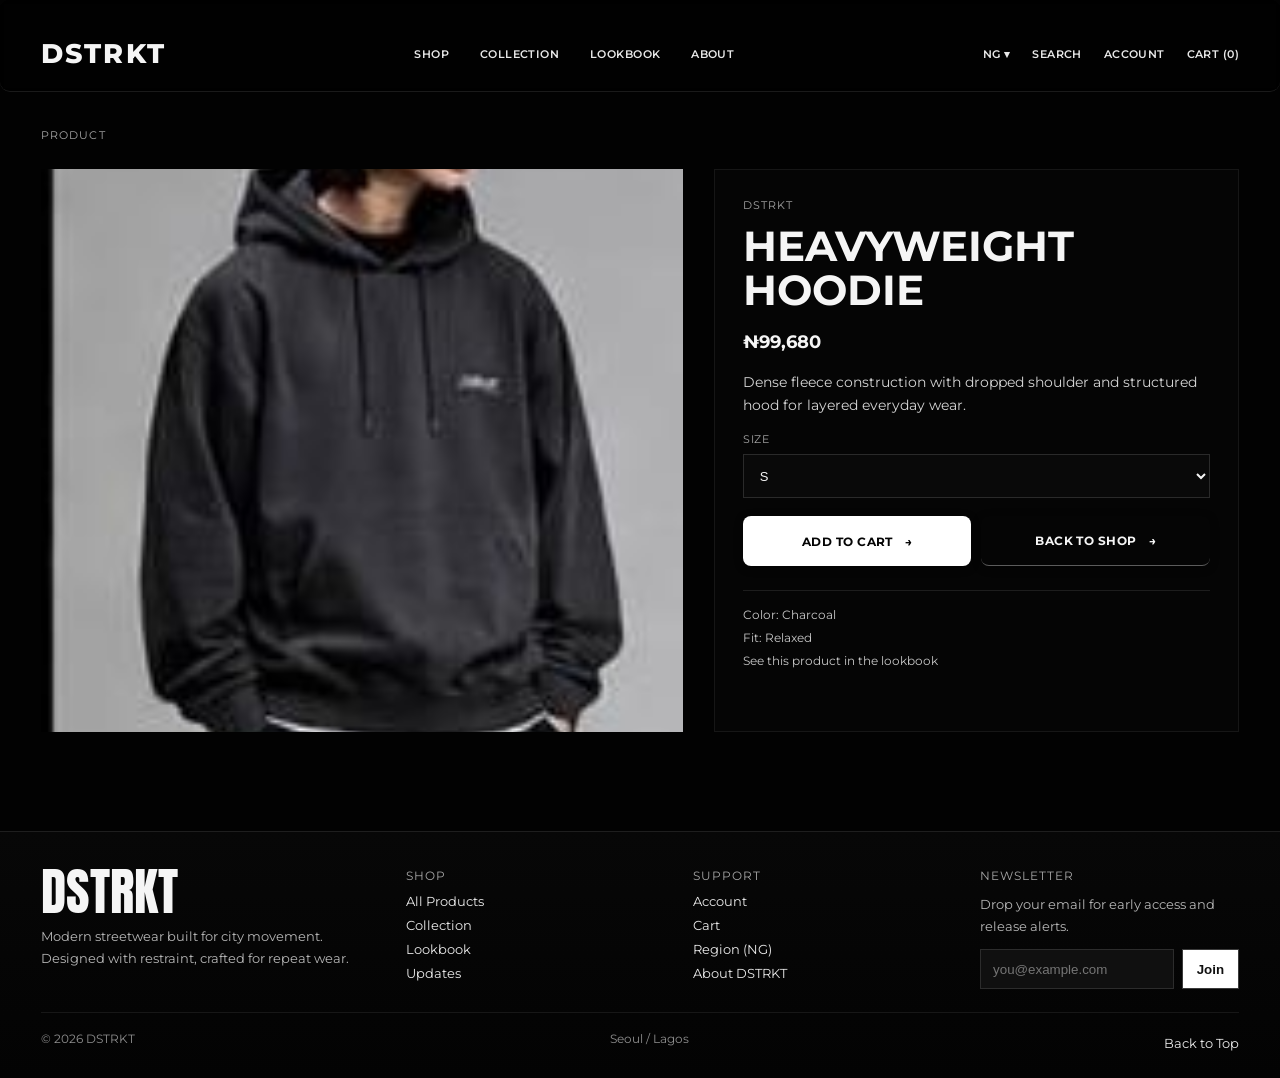
<file: product-heavyweight-hoodie.html>
﻿<!doctype html>
<html lang="en"><head><meta charset="UTF-8" /><meta name="viewport" content="width=device-width, initial-scale=1.0" /><meta name="theme-color" content="#020202" /><title>Heavyweight Hoodie | DSTRKT</title><meta property="og:title" content="Heavyweight Hoodie | DSTRKT" /><meta property="og:description" content="Dense fleece hoodie for layered daily wear." /><meta property="og:image" content="/assets/social-preview.jpg" /><meta name="twitter:card" content="summary_large_image" /><link rel="icon" type="image/svg+xml" href="./assets/favicon.svg" /><link rel="preconnect" href="https://fonts.googleapis.com" /><link rel="preconnect" href="https://fonts.gstatic.com" crossorigin /><link href="https://fonts.googleapis.com/css2?family=Anton&family=Montserrat:wght@400;500;600;700;800&display=swap" rel="stylesheet" /><link rel="stylesheet" href="./styles.css" /></head>
<body class="inner-page"><a class="skip-link" href="#main-content">Skip to main content</a><main class="page" id="main-content"><header class="top-nav"><a href="./index.html" class="logo">DSTRKT</a><nav class="primary-nav" aria-label="Main"><a href="./shop.html">SHOP</a><a href="./collection.html">COLLECTION</a><a href="./lookbook.html">LOOKBOOK</a><a href="./about.html">ABOUT</a></nav><nav class="utility-nav" aria-label="Utility"><a href="./locale.html">NG &#9662;</a><a href="./search.html">SEARCH</a><a href="./account.html">ACCOUNT</a><a href="./cart.html">CART (0)</a></nav></header><section class="inner-main"><p class="section-label">PRODUCT</p><div class="product-layout"><img src="./assets/product-2.jpg" alt="Heavyweight hoodie in charcoal" /><article class="product-panel"><p class="section-label">DSTRKT</p><h1>HEAVYWEIGHT HOODIE</h1><span class="price">89,000 KRW</span><p class="page-subtitle">Dense fleece construction with dropped shoulder and structured hood for layered everyday wear.</p><div class="field-row"><label for="size-2">SIZE</label><select id="size-2"><option>S</option><option>M</option><option>L</option><option>XL</option></select></div><div class="button-row"><a class="btn btn-solid" href="./cart.html"><span>ADD TO CART</span><span>&#8594;</span></a><a class="btn btn-ghost" href="./shop.html"><span>BACK TO SHOP</span><span>&#8594;</span></a></div><div class="status-list"><p>Color: Charcoal</p><p>Fit: Relaxed</p><p><a href="./lookbook.html">See this product in the lookbook</a></p></div></article></div></section><footer class="site-footer" aria-label="Footer">
  <div class="footer-grid">
    <section>
      <p class="footer-brand">DSTRKT</p>
      <p class="footer-copy">Modern streetwear built for city movement. Designed with restraint, crafted for repeat wear.</p>
    </section>
    <section>
      <p class="footer-heading">Shop</p>
      <a href="./shop.html">All Products</a>
      <a href="./collection.html">Collection</a>
      <a href="./lookbook.html">Lookbook</a>
      <a href="./updates.html">Updates</a>
    </section>
    <section>
      <p class="footer-heading">Support</p>
      <a href="./account.html">Account</a>
      <a href="./cart.html">Cart</a>
      <a href="./locale.html">Region (NG)</a>
      <a href="./about.html">About DSTRKT</a>
    </section>
    <section>
      <p class="footer-heading">Newsletter</p>
      <p class="footer-copy">Drop your email for early access and release alerts.</p>
      <form class="footer-form" action="./updates.html" method="get">
        <label class="sr-only" for="footer-email">Email</label>
        <input id="footer-email" type="email" placeholder="you@example.com" />
        <button type="submit">Join</button>
      </form>
    </section>
  </div>
  <div class="footer-base">
    <span>© 2026 DSTRKT</span>
    <span>Seoul / Lagos</span>
    <a href="./index.html">Back to Top</a>
  </div>
</footer></main><script src="./site.js" defer></script></body></html>
</file>
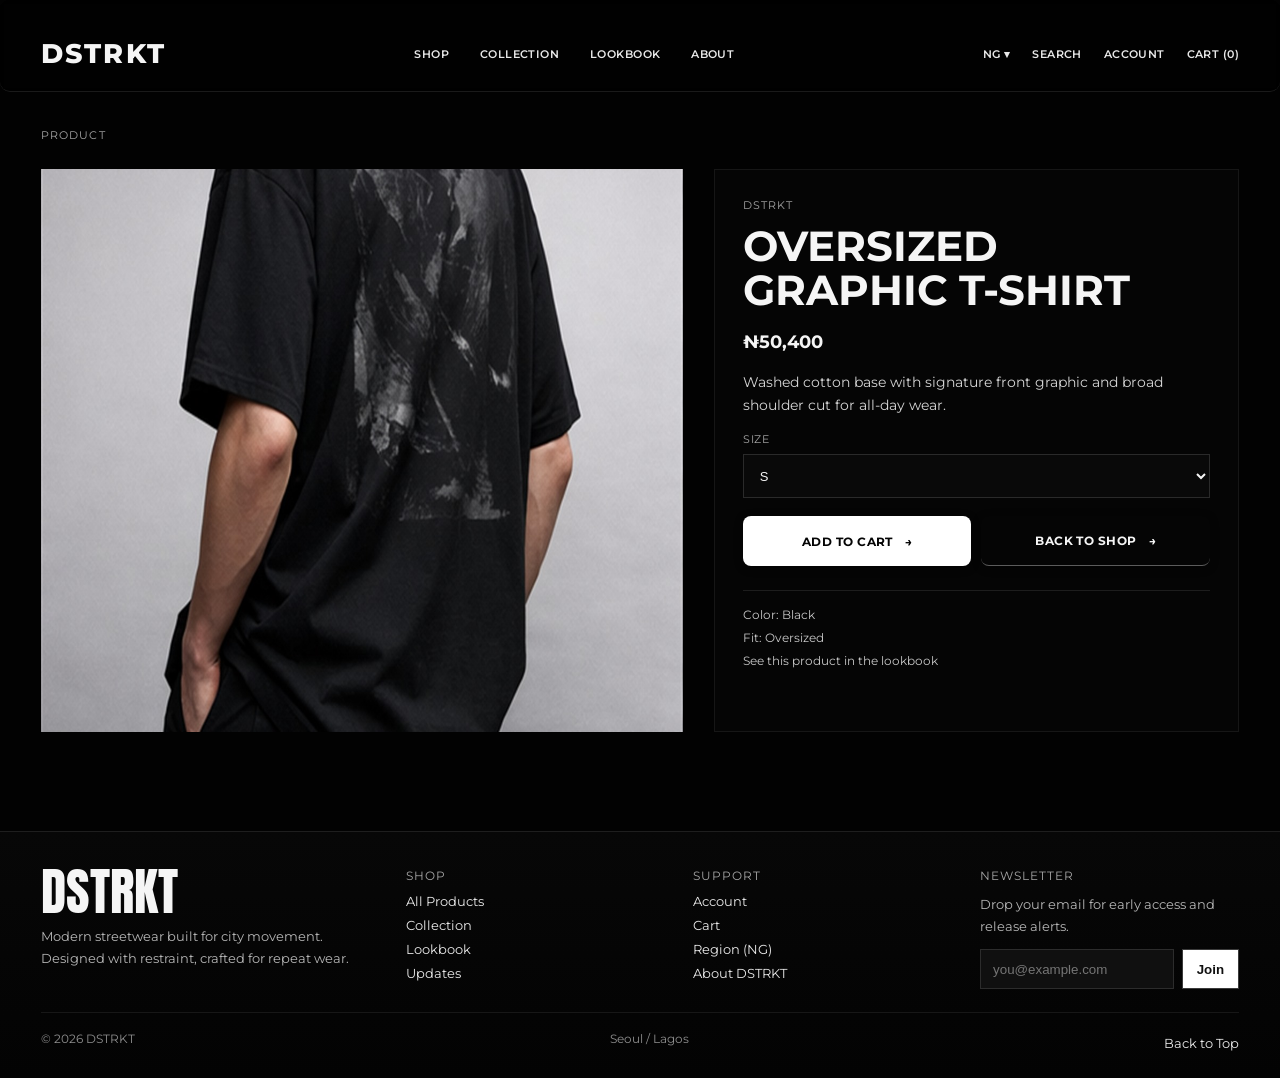
<file: product-oversized-graphic-tee.html>
﻿<!doctype html>
<html lang="en"><head><meta charset="UTF-8" /><meta name="viewport" content="width=device-width, initial-scale=1.0" /><meta name="theme-color" content="#020202" /><title>Oversized Graphic T-Shirt | DSTRKT</title><meta property="og:title" content="Oversized Graphic T-Shirt | DSTRKT" /><meta property="og:description" content="Washed cotton graphic tee with broad shoulder cut." /><meta property="og:image" content="/assets/social-preview.jpg" /><meta name="twitter:card" content="summary_large_image" /><link rel="icon" type="image/svg+xml" href="./assets/favicon.svg" /><link rel="preconnect" href="https://fonts.googleapis.com" /><link rel="preconnect" href="https://fonts.gstatic.com" crossorigin /><link href="https://fonts.googleapis.com/css2?family=Anton&family=Montserrat:wght@400;500;600;700;800&display=swap" rel="stylesheet" /><link rel="stylesheet" href="./styles.css" /></head>
<body class="inner-page"><a class="skip-link" href="#main-content">Skip to main content</a><main class="page" id="main-content"><header class="top-nav"><a href="./index.html" class="logo">DSTRKT</a><nav class="primary-nav" aria-label="Main"><a href="./shop.html">SHOP</a><a href="./collection.html">COLLECTION</a><a href="./lookbook.html">LOOKBOOK</a><a href="./about.html">ABOUT</a></nav><nav class="utility-nav" aria-label="Utility"><a href="./locale.html">NG &#9662;</a><a href="./search.html">SEARCH</a><a href="./account.html">ACCOUNT</a><a href="./cart.html">CART (0)</a></nav></header><section class="inner-main"><p class="section-label">PRODUCT</p><div class="product-layout"><img src="./assets/product-3.jpg" alt="Oversized graphic t-shirt in black" /><article class="product-panel"><p class="section-label">DSTRKT</p><h1>OVERSIZED GRAPHIC T-SHIRT</h1><span class="price">45,000 KRW</span><p class="page-subtitle">Washed cotton base with signature front graphic and broad shoulder cut for all-day wear.</p><div class="field-row"><label for="size-3">SIZE</label><select id="size-3"><option>S</option><option>M</option><option>L</option><option>XL</option></select></div><div class="button-row"><a class="btn btn-solid" href="./cart.html"><span>ADD TO CART</span><span>&#8594;</span></a><a class="btn btn-ghost" href="./shop.html"><span>BACK TO SHOP</span><span>&#8594;</span></a></div><div class="status-list"><p>Color: Black</p><p>Fit: Oversized</p><p><a href="./lookbook.html">See this product in the lookbook</a></p></div></article></div></section><footer class="site-footer" aria-label="Footer">
  <div class="footer-grid">
    <section>
      <p class="footer-brand">DSTRKT</p>
      <p class="footer-copy">Modern streetwear built for city movement. Designed with restraint, crafted for repeat wear.</p>
    </section>
    <section>
      <p class="footer-heading">Shop</p>
      <a href="./shop.html">All Products</a>
      <a href="./collection.html">Collection</a>
      <a href="./lookbook.html">Lookbook</a>
      <a href="./updates.html">Updates</a>
    </section>
    <section>
      <p class="footer-heading">Support</p>
      <a href="./account.html">Account</a>
      <a href="./cart.html">Cart</a>
      <a href="./locale.html">Region (NG)</a>
      <a href="./about.html">About DSTRKT</a>
    </section>
    <section>
      <p class="footer-heading">Newsletter</p>
      <p class="footer-copy">Drop your email for early access and release alerts.</p>
      <form class="footer-form" action="./updates.html" method="get">
        <label class="sr-only" for="footer-email">Email</label>
        <input id="footer-email" type="email" placeholder="you@example.com" />
        <button type="submit">Join</button>
      </form>
    </section>
  </div>
  <div class="footer-base">
    <span>© 2026 DSTRKT</span>
    <span>Seoul / Lagos</span>
    <a href="./index.html">Back to Top</a>
  </div>
</footer></main><script src="./site.js" defer></script></body></html>
</file>
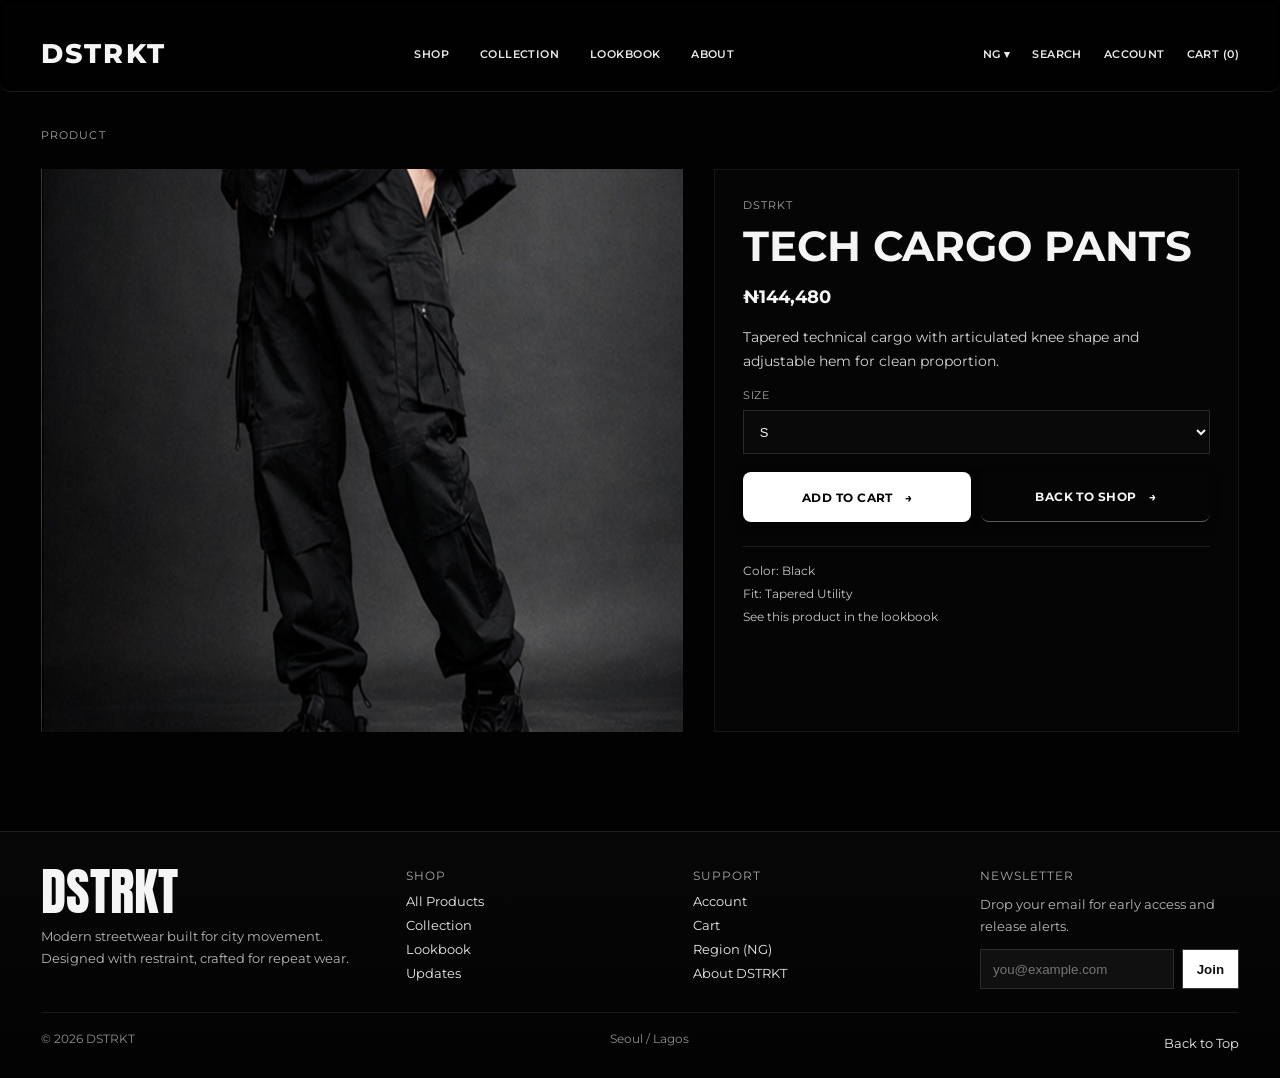
<file: product-tech-cargo-pants.html>
﻿<!doctype html>
<html lang="en"><head><meta charset="UTF-8" /><meta name="viewport" content="width=device-width, initial-scale=1.0" /><meta name="theme-color" content="#020202" /><title>Tech Cargo Pants | DSTRKT</title><meta property="og:title" content="Tech Cargo Pants | DSTRKT" /><meta property="og:description" content="Tapered technical cargo with clean utility profile." /><meta property="og:image" content="/assets/social-preview.jpg" /><meta name="twitter:card" content="summary_large_image" /><link rel="icon" type="image/svg+xml" href="./assets/favicon.svg" /><link rel="preconnect" href="https://fonts.googleapis.com" /><link rel="preconnect" href="https://fonts.gstatic.com" crossorigin /><link href="https://fonts.googleapis.com/css2?family=Anton&family=Montserrat:wght@400;500;600;700;800&display=swap" rel="stylesheet" /><link rel="stylesheet" href="./styles.css" /></head>
<body class="inner-page"><a class="skip-link" href="#main-content">Skip to main content</a><main class="page" id="main-content"><header class="top-nav"><a href="./index.html" class="logo">DSTRKT</a><nav class="primary-nav" aria-label="Main"><a href="./shop.html">SHOP</a><a href="./collection.html">COLLECTION</a><a href="./lookbook.html">LOOKBOOK</a><a href="./about.html">ABOUT</a></nav><nav class="utility-nav" aria-label="Utility"><a href="./locale.html">NG &#9662;</a><a href="./search.html">SEARCH</a><a href="./account.html">ACCOUNT</a><a href="./cart.html">CART (0)</a></nav></header><section class="inner-main"><p class="section-label">PRODUCT</p><div class="product-layout"><img src="./assets/product-4.jpg" alt="Tech cargo pants in black" /><article class="product-panel"><p class="section-label">DSTRKT</p><h1>TECH CARGO PANTS</h1><span class="price">129,000 KRW</span><p class="page-subtitle">Tapered technical cargo with articulated knee shape and adjustable hem for clean proportion.</p><div class="field-row"><label for="size-4">SIZE</label><select id="size-4"><option>S</option><option>M</option><option>L</option><option>XL</option></select></div><div class="button-row"><a class="btn btn-solid" href="./cart.html"><span>ADD TO CART</span><span>&#8594;</span></a><a class="btn btn-ghost" href="./shop.html"><span>BACK TO SHOP</span><span>&#8594;</span></a></div><div class="status-list"><p>Color: Black</p><p>Fit: Tapered Utility</p><p><a href="./lookbook.html">See this product in the lookbook</a></p></div></article></div></section><footer class="site-footer" aria-label="Footer">
  <div class="footer-grid">
    <section>
      <p class="footer-brand">DSTRKT</p>
      <p class="footer-copy">Modern streetwear built for city movement. Designed with restraint, crafted for repeat wear.</p>
    </section>
    <section>
      <p class="footer-heading">Shop</p>
      <a href="./shop.html">All Products</a>
      <a href="./collection.html">Collection</a>
      <a href="./lookbook.html">Lookbook</a>
      <a href="./updates.html">Updates</a>
    </section>
    <section>
      <p class="footer-heading">Support</p>
      <a href="./account.html">Account</a>
      <a href="./cart.html">Cart</a>
      <a href="./locale.html">Region (NG)</a>
      <a href="./about.html">About DSTRKT</a>
    </section>
    <section>
      <p class="footer-heading">Newsletter</p>
      <p class="footer-copy">Drop your email for early access and release alerts.</p>
      <form class="footer-form" action="./updates.html" method="get">
        <label class="sr-only" for="footer-email">Email</label>
        <input id="footer-email" type="email" placeholder="you@example.com" />
        <button type="submit">Join</button>
      </form>
    </section>
  </div>
  <div class="footer-base">
    <span>© 2026 DSTRKT</span>
    <span>Seoul / Lagos</span>
    <a href="./index.html">Back to Top</a>
  </div>
</footer></main><script src="./site.js" defer></script></body></html>
</file>
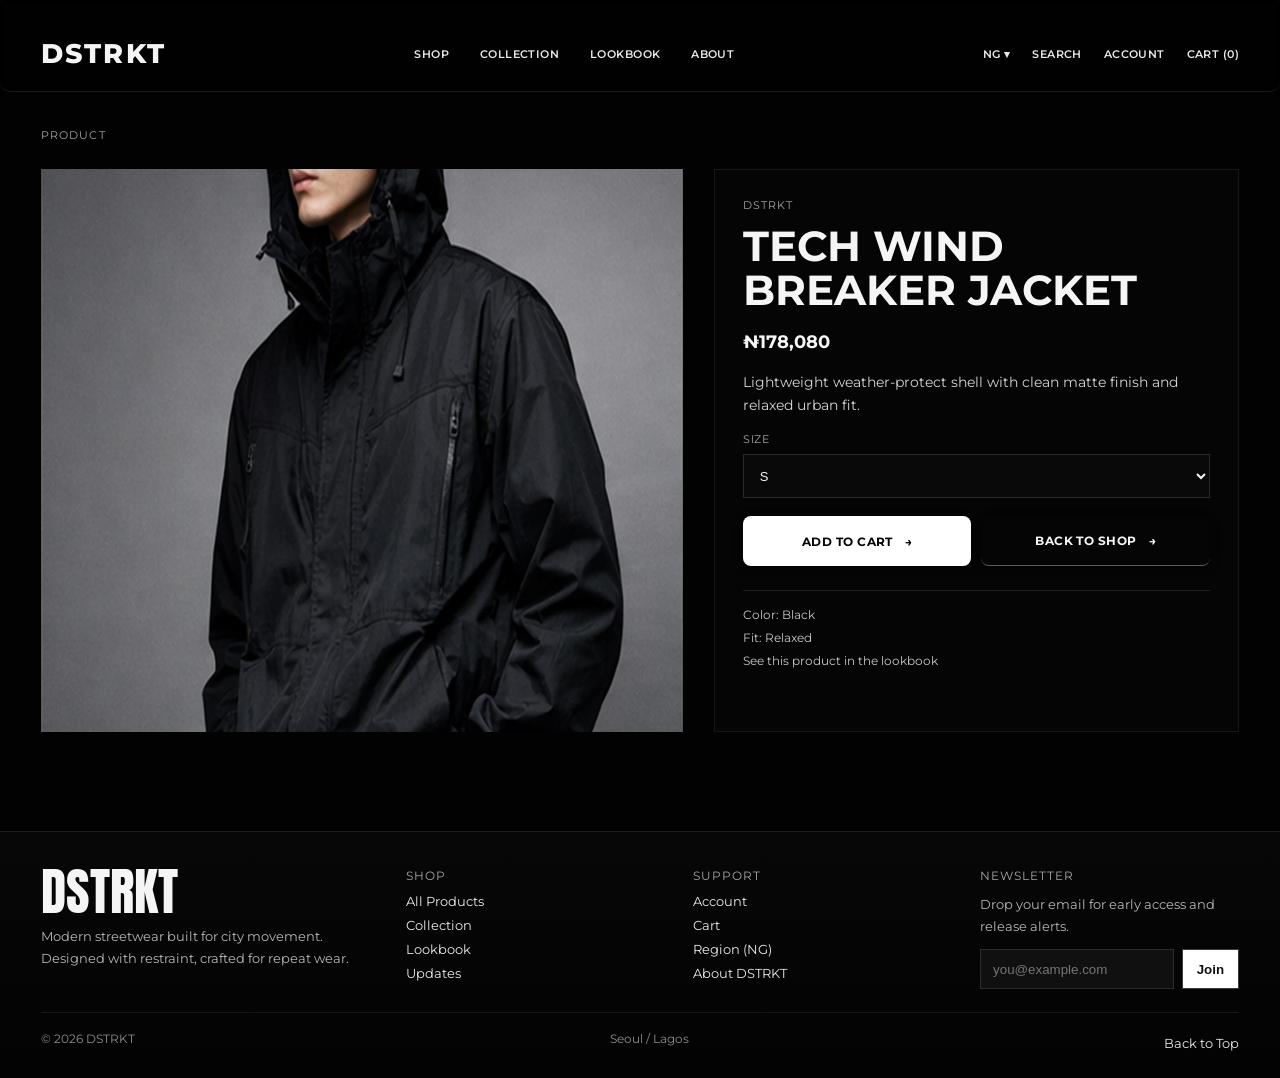
<file: product-tech-wind-breaker.html>
﻿<!doctype html>
<html lang="en"><head><meta charset="UTF-8" /><meta name="viewport" content="width=device-width, initial-scale=1.0" /><meta name="theme-color" content="#020202" /><title>Tech Wind Breaker Jacket | DSTRKT</title><meta property="og:title" content="Tech Wind Breaker Jacket | DSTRKT" /><meta property="og:description" content="Lightweight weather-protect shell for city movement." /><meta property="og:image" content="/assets/social-preview.jpg" /><meta name="twitter:card" content="summary_large_image" /><link rel="icon" type="image/svg+xml" href="./assets/favicon.svg" /><link rel="preconnect" href="https://fonts.googleapis.com" /><link rel="preconnect" href="https://fonts.gstatic.com" crossorigin /><link href="https://fonts.googleapis.com/css2?family=Anton&family=Montserrat:wght@400;500;600;700;800&display=swap" rel="stylesheet" /><link rel="stylesheet" href="./styles.css" /></head>
<body class="inner-page"><a class="skip-link" href="#main-content">Skip to main content</a><main class="page" id="main-content"><header class="top-nav"><a href="./index.html" class="logo">DSTRKT</a><nav class="primary-nav" aria-label="Main"><a href="./shop.html">SHOP</a><a href="./collection.html">COLLECTION</a><a href="./lookbook.html">LOOKBOOK</a><a href="./about.html">ABOUT</a></nav><nav class="utility-nav" aria-label="Utility"><a href="./locale.html">NG &#9662;</a><a href="./search.html">SEARCH</a><a href="./account.html">ACCOUNT</a><a href="./cart.html">CART (0)</a></nav></header><section class="inner-main"><p class="section-label">PRODUCT</p><div class="product-layout"><img src="./assets/product-1.jpg" alt="Tech wind breaker jacket in black" /><article class="product-panel"><p class="section-label">DSTRKT</p><h1>TECH WIND BREAKER JACKET</h1><span class="price">159,000 KRW</span><p class="page-subtitle">Lightweight weather-protect shell with clean matte finish and relaxed urban fit.</p><div class="field-row"><label for="size-1">SIZE</label><select id="size-1"><option>S</option><option>M</option><option>L</option><option>XL</option></select></div><div class="button-row"><a class="btn btn-solid" href="./cart.html"><span>ADD TO CART</span><span>&#8594;</span></a><a class="btn btn-ghost" href="./shop.html"><span>BACK TO SHOP</span><span>&#8594;</span></a></div><div class="status-list"><p>Color: Black</p><p>Fit: Relaxed</p><p><a href="./lookbook.html">See this product in the lookbook</a></p></div></article></div></section><footer class="site-footer" aria-label="Footer">
  <div class="footer-grid">
    <section>
      <p class="footer-brand">DSTRKT</p>
      <p class="footer-copy">Modern streetwear built for city movement. Designed with restraint, crafted for repeat wear.</p>
    </section>
    <section>
      <p class="footer-heading">Shop</p>
      <a href="./shop.html">All Products</a>
      <a href="./collection.html">Collection</a>
      <a href="./lookbook.html">Lookbook</a>
      <a href="./updates.html">Updates</a>
    </section>
    <section>
      <p class="footer-heading">Support</p>
      <a href="./account.html">Account</a>
      <a href="./cart.html">Cart</a>
      <a href="./locale.html">Region (NG)</a>
      <a href="./about.html">About DSTRKT</a>
    </section>
    <section>
      <p class="footer-heading">Newsletter</p>
      <p class="footer-copy">Drop your email for early access and release alerts.</p>
      <form class="footer-form" action="./updates.html" method="get">
        <label class="sr-only" for="footer-email">Email</label>
        <input id="footer-email" type="email" placeholder="you@example.com" />
        <button type="submit">Join</button>
      </form>
    </section>
  </div>
  <div class="footer-base">
    <span>© 2026 DSTRKT</span>
    <span>Seoul / Lagos</span>
    <a href="./index.html">Back to Top</a>
  </div>
</footer></main><script src="./site.js" defer></script></body></html>
</file>
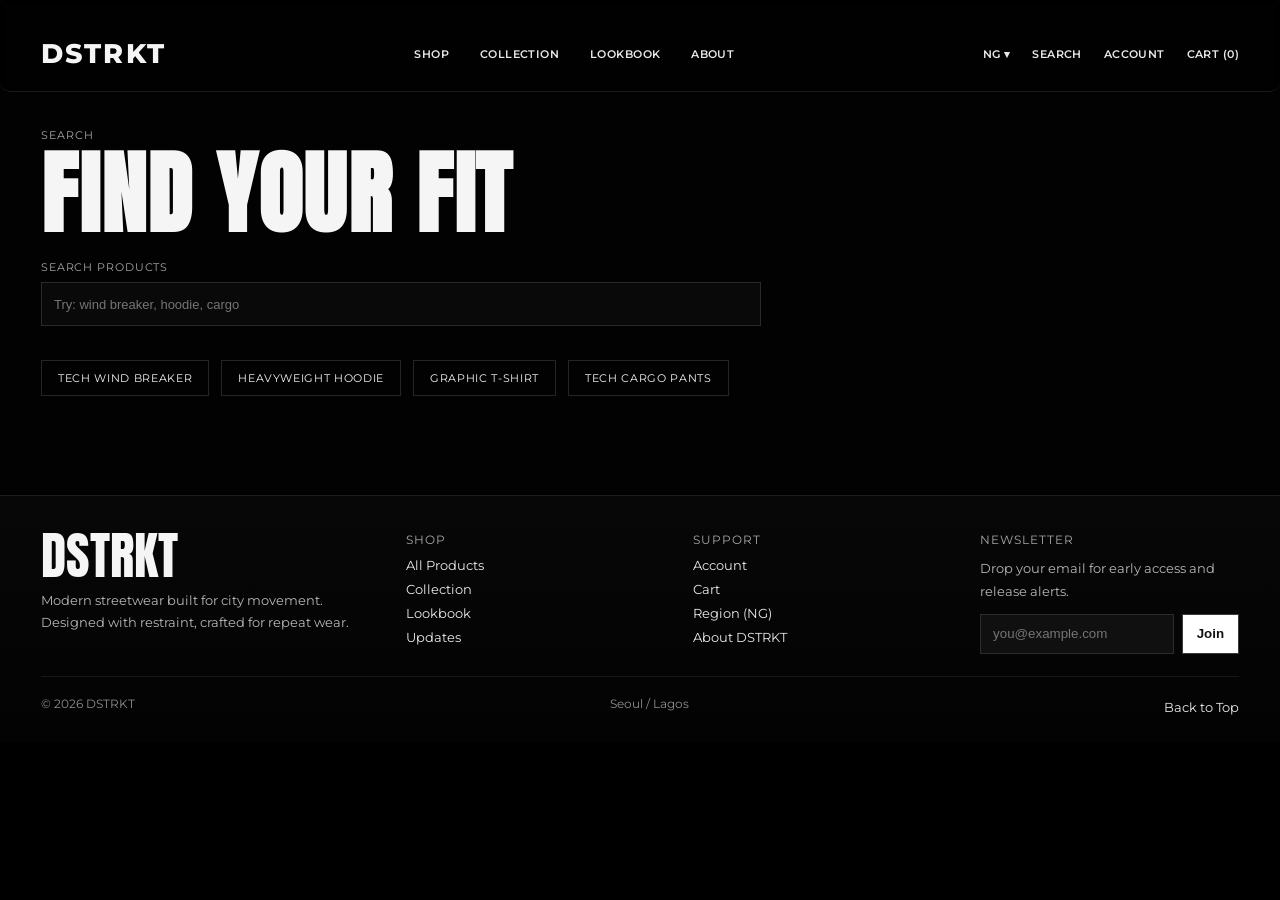
<file: search.html>
﻿<!doctype html>
<html lang="en"><head><meta charset="UTF-8" /><meta name="viewport" content="width=device-width, initial-scale=1.0" /><meta name="theme-color" content="#020202" /><title>DSTRKT Search</title><meta property="og:title" content="DSTRKT Search" /><meta property="og:description" content="Search products and collections." /><meta property="og:image" content="/assets/social-preview.jpg" /><meta name="twitter:card" content="summary_large_image" /><link rel="icon" type="image/svg+xml" href="./assets/favicon.svg" /><link rel="preconnect" href="https://fonts.googleapis.com" /><link rel="preconnect" href="https://fonts.gstatic.com" crossorigin /><link href="https://fonts.googleapis.com/css2?family=Anton&family=Montserrat:wght@400;500;600;700;800&display=swap" rel="stylesheet" /><link rel="stylesheet" href="./styles.css" /></head>
<body class="inner-page"><a class="skip-link" href="#main-content">Skip to main content</a><main class="page" id="main-content"><header class="top-nav"><a href="./index.html" class="logo">DSTRKT</a><nav class="primary-nav" aria-label="Main"><a href="./shop.html">SHOP</a><a href="./collection.html">COLLECTION</a><a href="./lookbook.html">LOOKBOOK</a><a href="./about.html">ABOUT</a></nav><nav class="utility-nav" aria-label="Utility"><a href="./locale.html">NG &#9662;</a><a href="./search.html">SEARCH</a><a href="./account.html">ACCOUNT</a><a href="./cart.html">CART (0)</a></nav></header><section class="inner-main"><p class="section-label">SEARCH</p><h1 class="page-title">FIND YOUR FIT</h1><div class="field-row" style="max-width: 720px; margin-top: 26px;"><label for="search-input">SEARCH PRODUCTS</label><input id="search-input" type="search" placeholder="Try: wind breaker, hoodie, cargo" /></div><div class="utility-row"><a class="chip-link" href="./product-tech-wind-breaker.html">TECH WIND BREAKER</a><a class="chip-link" href="./product-heavyweight-hoodie.html">HEAVYWEIGHT HOODIE</a><a class="chip-link" href="./product-oversized-graphic-tee.html">GRAPHIC T-SHIRT</a><a class="chip-link" href="./product-tech-cargo-pants.html">TECH CARGO PANTS</a></div></section><footer class="site-footer" aria-label="Footer">
  <div class="footer-grid">
    <section>
      <p class="footer-brand">DSTRKT</p>
      <p class="footer-copy">Modern streetwear built for city movement. Designed with restraint, crafted for repeat wear.</p>
    </section>
    <section>
      <p class="footer-heading">Shop</p>
      <a href="./shop.html">All Products</a>
      <a href="./collection.html">Collection</a>
      <a href="./lookbook.html">Lookbook</a>
      <a href="./updates.html">Updates</a>
    </section>
    <section>
      <p class="footer-heading">Support</p>
      <a href="./account.html">Account</a>
      <a href="./cart.html">Cart</a>
      <a href="./locale.html">Region (NG)</a>
      <a href="./about.html">About DSTRKT</a>
    </section>
    <section>
      <p class="footer-heading">Newsletter</p>
      <p class="footer-copy">Drop your email for early access and release alerts.</p>
      <form class="footer-form" action="./updates.html" method="get">
        <label class="sr-only" for="footer-email">Email</label>
        <input id="footer-email" type="email" placeholder="you@example.com" />
        <button type="submit">Join</button>
      </form>
    </section>
  </div>
  <div class="footer-base">
    <span>© 2026 DSTRKT</span>
    <span>Seoul / Lagos</span>
    <a href="./index.html">Back to Top</a>
  </div>
</footer></main><script src="./site.js" defer></script></body></html>
</file>
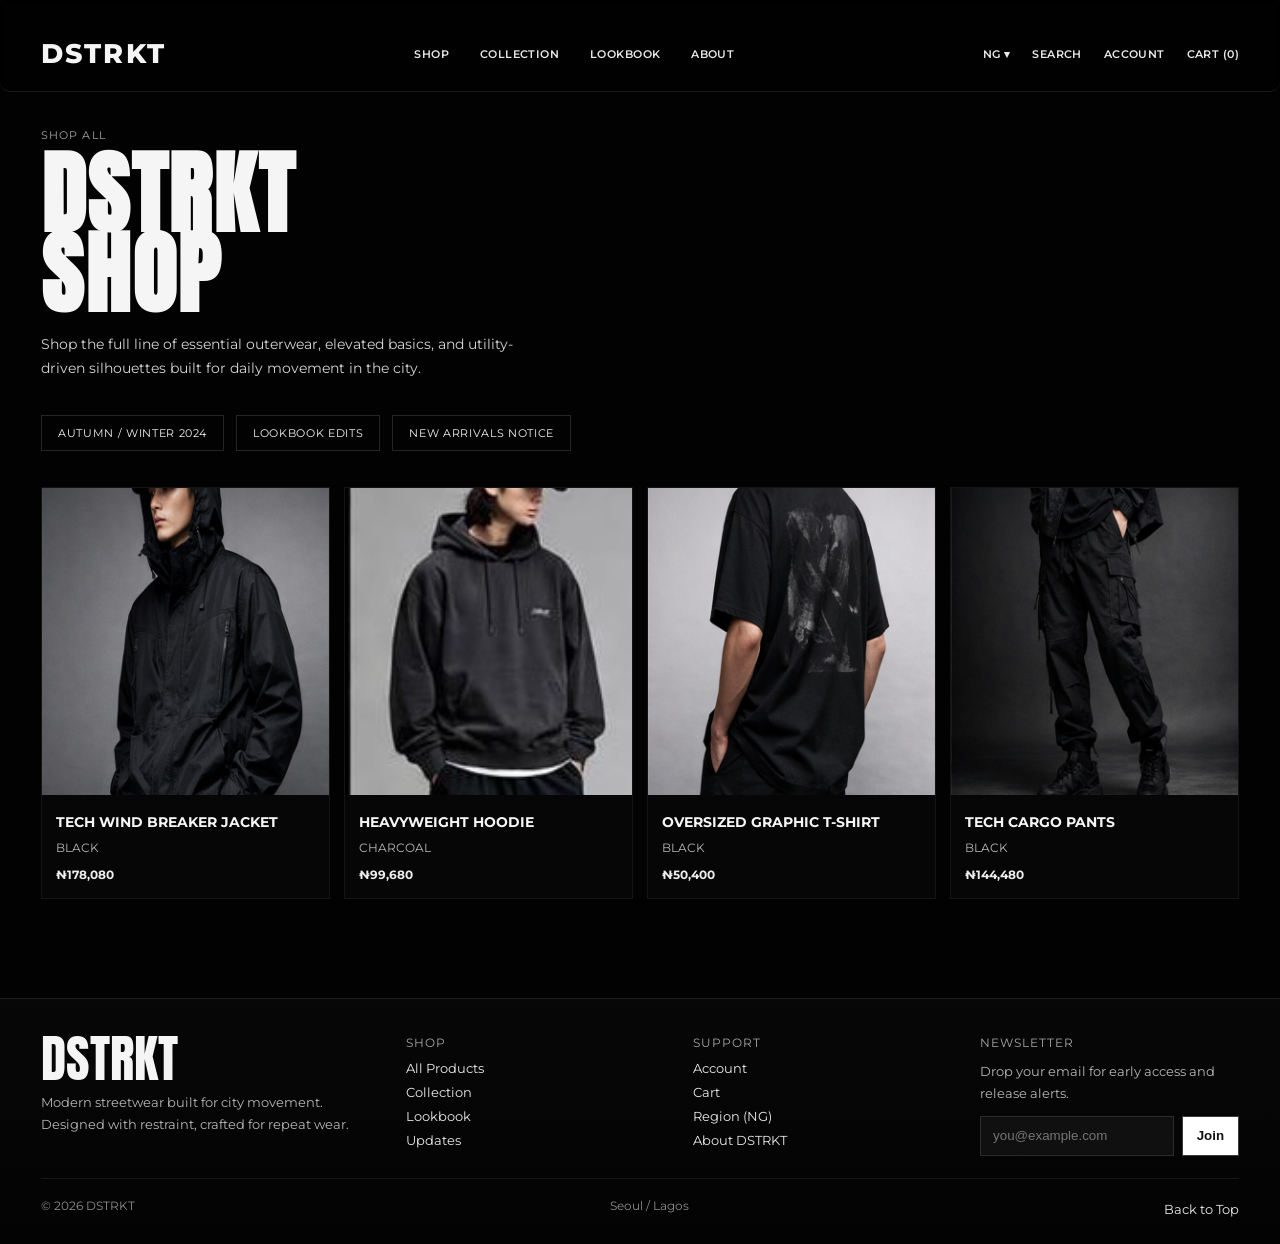
<file: shop.html>
﻿<!doctype html>
<html lang="en">
<head>
  <meta charset="UTF-8" />
  <meta name="viewport" content="width=device-width, initial-scale=1.0" />
  <meta name="theme-color" content="#020202" />
  <title>DSTRKT Shop</title>
  <meta property="og:title" content="DSTRKT Shop" />
  <meta property="og:description" content="Shop DSTRKT essentials and seasonal drops." />
  <meta property="og:image" content="/assets/social-preview.jpg" />
  <meta name="twitter:card" content="summary_large_image" />
  <link rel="icon" type="image/svg+xml" href="./assets/favicon.svg" />
  <link rel="preconnect" href="https://fonts.googleapis.com" />
  <link rel="preconnect" href="https://fonts.gstatic.com" crossorigin />
  <link href="https://fonts.googleapis.com/css2?family=Anton&family=Montserrat:wght@400;500;600;700;800&display=swap" rel="stylesheet" />
  <link rel="stylesheet" href="./styles.css" />
</head>
<body class="inner-page">
  <a class="skip-link" href="#main-content">Skip to main content</a>
  <main class="page" id="main-content">
    <header class="top-nav">
      <a href="./index.html" class="logo" aria-label="DSTRKT home">DSTRKT</a>
      <nav class="primary-nav" aria-label="Main">
        <a href="./shop.html">SHOP</a><a href="./collection.html">COLLECTION</a><a href="./lookbook.html">LOOKBOOK</a><a href="./about.html">ABOUT</a>
      </nav>
      <nav class="utility-nav" aria-label="Utility">
        <a href="./locale.html">NG &#9662;</a><a href="./search.html">SEARCH</a><a href="./account.html">ACCOUNT</a><a href="./cart.html">CART (0)</a>
      </nav>
    </header>
    <section class="inner-main">
      <p class="section-label">SHOP ALL</p>
      <h1 class="page-title">DSTRKT<br />SHOP</h1>
      <p class="page-subtitle">Shop the full line of essential outerwear, elevated basics, and utility-driven silhouettes built for daily movement in the city.</p>
      <div class="utility-row">
        <a class="chip-link" href="./collection.html">AUTUMN / WINTER 2024</a>
        <a class="chip-link" href="./lookbook.html">LOOKBOOK EDITS</a>
        <a class="chip-link" href="./updates.html">NEW ARRIVALS NOTICE</a>
      </div>
      <section class="catalog-grid" aria-label="Product listing">
        <article class="catalog-card"><a href="./product-tech-wind-breaker.html"><img src="./assets/product-1.jpg" alt="Tech wind breaker jacket" /></a><div class="catalog-copy"><h3><a href="./product-tech-wind-breaker.html">TECH WIND BREAKER JACKET</a></h3><p>BLACK</p><span class="price">159,000 KRW</span></div></article>
        <article class="catalog-card"><a href="./product-heavyweight-hoodie.html"><img src="./assets/product-2.jpg" alt="Heavyweight hoodie" /></a><div class="catalog-copy"><h3><a href="./product-heavyweight-hoodie.html">HEAVYWEIGHT HOODIE</a></h3><p>CHARCOAL</p><span class="price">89,000 KRW</span></div></article>
        <article class="catalog-card"><a href="./product-oversized-graphic-tee.html"><img src="./assets/product-3.jpg" alt="Oversized graphic t-shirt" /></a><div class="catalog-copy"><h3><a href="./product-oversized-graphic-tee.html">OVERSIZED GRAPHIC T-SHIRT</a></h3><p>BLACK</p><span class="price">45,000 KRW</span></div></article>
        <article class="catalog-card"><a href="./product-tech-cargo-pants.html"><img src="./assets/product-4.jpg" alt="Tech cargo pants" /></a><div class="catalog-copy"><h3><a href="./product-tech-cargo-pants.html">TECH CARGO PANTS</a></h3><p>BLACK</p><span class="price">129,000 KRW</span></div></article>
      </section>
    </section>
  <footer class="site-footer" aria-label="Footer">
  <div class="footer-grid">
    <section>
      <p class="footer-brand">DSTRKT</p>
      <p class="footer-copy">Modern streetwear built for city movement. Designed with restraint, crafted for repeat wear.</p>
    </section>
    <section>
      <p class="footer-heading">Shop</p>
      <a href="./shop.html">All Products</a>
      <a href="./collection.html">Collection</a>
      <a href="./lookbook.html">Lookbook</a>
      <a href="./updates.html">Updates</a>
    </section>
    <section>
      <p class="footer-heading">Support</p>
      <a href="./account.html">Account</a>
      <a href="./cart.html">Cart</a>
      <a href="./locale.html">Region (NG)</a>
      <a href="./about.html">About DSTRKT</a>
    </section>
    <section>
      <p class="footer-heading">Newsletter</p>
      <p class="footer-copy">Drop your email for early access and release alerts.</p>
      <form class="footer-form" action="./updates.html" method="get">
        <label class="sr-only" for="footer-email">Email</label>
        <input id="footer-email" type="email" placeholder="you@example.com" />
        <button type="submit">Join</button>
      </form>
    </section>
  </div>
  <div class="footer-base">
    <span>© 2026 DSTRKT</span>
    <span>Seoul / Lagos</span>
    <a href="./index.html">Back to Top</a>
  </div>
</footer></main>
<script src="./site.js" defer></script></body>
</html>
</file>
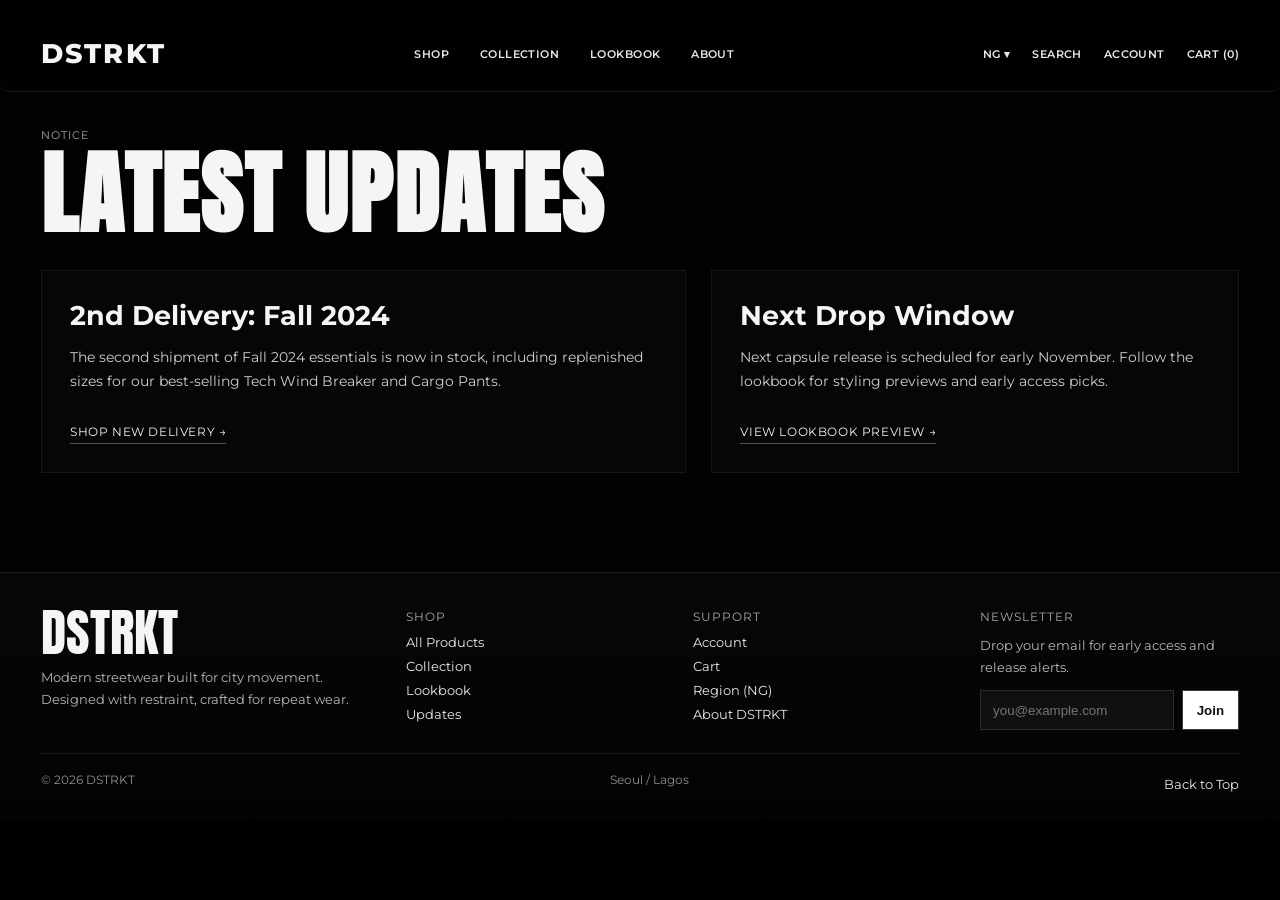
<file: updates.html>
﻿<!doctype html>
<html lang="en"><head><meta charset="UTF-8" /><meta name="viewport" content="width=device-width, initial-scale=1.0" /><meta name="theme-color" content="#020202" /><title>DSTRKT Updates</title><meta property="og:title" content="DSTRKT Updates" /><meta property="og:description" content="Latest product and collection updates from DSTRKT." /><meta property="og:image" content="/assets/social-preview.jpg" /><meta name="twitter:card" content="summary_large_image" /><link rel="icon" type="image/svg+xml" href="./assets/favicon.svg" /><link rel="preconnect" href="https://fonts.googleapis.com" /><link rel="preconnect" href="https://fonts.gstatic.com" crossorigin /><link href="https://fonts.googleapis.com/css2?family=Anton&family=Montserrat:wght@400;500;600;700;800&display=swap" rel="stylesheet" /><link rel="stylesheet" href="./styles.css" /></head>
<body class="inner-page"><a class="skip-link" href="#main-content">Skip to main content</a><main class="page" id="main-content"><header class="top-nav"><a href="./index.html" class="logo">DSTRKT</a><nav class="primary-nav" aria-label="Main"><a href="./shop.html">SHOP</a><a href="./collection.html">COLLECTION</a><a href="./lookbook.html">LOOKBOOK</a><a href="./about.html">ABOUT</a></nav><nav class="utility-nav" aria-label="Utility"><a href="./locale.html">NG &#9662;</a><a href="./search.html">SEARCH</a><a href="./account.html">ACCOUNT</a><a href="./cart.html">CART (0)</a></nav></header><section class="inner-main"><p class="section-label">NOTICE</p><h1 class="page-title">LATEST UPDATES</h1><section class="split-panel"><section><h2>2nd Delivery: Fall 2024</h2><p>The second shipment of Fall 2024 essentials is now in stock, including replenished sizes for our best-selling Tech Wind Breaker and Cargo Pants.</p><a class="text-link" href="./shop.html">SHOP NEW DELIVERY &#8594;</a></section><div><h2>Next Drop Window</h2><p>Next capsule release is scheduled for early November. Follow the lookbook for styling previews and early access picks.</p><a class="text-link" href="./lookbook.html">VIEW LOOKBOOK PREVIEW &#8594;</a></div></section></section><footer class="site-footer" aria-label="Footer">
  <div class="footer-grid">
    <section>
      <p class="footer-brand">DSTRKT</p>
      <p class="footer-copy">Modern streetwear built for city movement. Designed with restraint, crafted for repeat wear.</p>
    </section>
    <section>
      <p class="footer-heading">Shop</p>
      <a href="./shop.html">All Products</a>
      <a href="./collection.html">Collection</a>
      <a href="./lookbook.html">Lookbook</a>
      <a href="./updates.html">Updates</a>
    </section>
    <section>
      <p class="footer-heading">Support</p>
      <a href="./account.html">Account</a>
      <a href="./cart.html">Cart</a>
      <a href="./locale.html">Region (NG)</a>
      <a href="./about.html">About DSTRKT</a>
    </section>
    <section>
      <p class="footer-heading">Newsletter</p>
      <p class="footer-copy">Drop your email for early access and release alerts.</p>
      <form class="footer-form" action="./updates.html" method="get">
        <label class="sr-only" for="footer-email">Email</label>
        <input id="footer-email" type="email" placeholder="you@example.com" />
        <button type="submit">Join</button>
      </form>
    </section>
  </div>
  <div class="footer-base">
    <span>© 2026 DSTRKT</span>
    <span>Seoul / Lagos</span>
    <a href="./index.html">Back to Top</a>
  </div>
</footer></main><script src="./site.js" defer></script></body></html>
</file>
<file: styles.css>
:root {
  --bg: #020202;
  --ink: #f5f5f5;
  --muted: #a5a5a5;
  --line: #1a1a1a;
  --page-max: 1680px;
  --gutter: clamp(18px, 3.2vw, 56px);
  color-scheme: dark;
}

* {
  box-sizing: border-box;
}

html,
body {
  margin: 0;
  min-height: 100%;
  background: #000;
  color: var(--ink);
  font-family: "Montserrat", sans-serif;
}

body {
  overflow-x: clip;
  opacity: 0;
  transform: translateY(8px);
  transition: opacity 0.28s ease, transform 0.28s ease;
}

body.page-ready {
  opacity: 1;
  transform: translateY(0);
}

body.page-leaving {
  opacity: 0;
  transform: translateY(12px);
}

a {
  color: inherit;
  text-decoration: none;
  touch-action: manipulation;
}

button {
  touch-action: manipulation;
}

.skip-link {
  position: absolute;
  left: 8px;
  top: -44px;
  z-index: 1000;
  padding: 10px 12px;
  background: #fff;
  color: #000;
  font-size: 12px;
}

.sr-only {
  position: absolute;
  width: 1px;
  height: 1px;
  padding: 0;
  margin: -1px;
  overflow: hidden;
  clip: rect(0, 0, 0, 0);
  white-space: nowrap;
  border: 0;
}

.skip-link:focus-visible {
  top: 8px;
}

.page {
  width: min(100%, var(--page-max));
  margin: 0 auto;
  background: var(--bg);
}

.hero {
  position: relative;
  overflow: hidden;
  border-bottom: 1px solid var(--line);
}

.top-nav {
  position: absolute;
  top: clamp(18px, 2.2vw, 30px);
  left: var(--gutter);
  right: var(--gutter);
  z-index: 4;
  display: grid;
  grid-template-columns: auto 1fr auto;
  align-items: center;
  gap: clamp(14px, 2vw, 36px);
  padding: 6px 10px;
  background: rgba(2, 2, 2, 0.45);
  backdrop-filter: blur(6px);
  border-radius: 10px;
  transition: background 0.2s ease, transform 0.2s ease;
}

.logo {
  font-weight: 800;
  letter-spacing: 0.08em;
  font-size: clamp(20px, 2.1vw, 30px);
  line-height: 1;
}

.primary-nav,
.utility-nav {
  display: flex;
  align-items: center;
  font-size: 11px;
  font-weight: 600;
  letter-spacing: 0.04em;
}

.primary-nav {
  justify-self: center;
  gap: clamp(20px, 2.4vw, 38px);
}

.utility-nav {
  justify-self: end;
  gap: clamp(10px, 1.7vw, 24px);
}

.primary-nav a,
.utility-nav a {
  opacity: 0.95;
  transition: opacity 0.25s ease;
}

.primary-nav a:hover,
.utility-nav a:hover {
  opacity: 1;
}

.hero-body {
  position: relative;
  display: grid;
  grid-template-columns: minmax(320px, 1fr) minmax(380px, 0.88fr);
  align-items: end;
  gap: clamp(20px, 3.6vw, 56px);
  min-height: clamp(560px, 76svh, 760px);
  padding: clamp(92px, 11svh, 128px) var(--gutter) clamp(56px, 8svh, 88px);
}

.hero-copy {
  position: relative;
  z-index: 3;
  width: min(100%, 560px);
}

.eyebrow {
  margin: 0;
  font-size: 12px;
  font-weight: 600;
  letter-spacing: 0.04em;
}

.hero-copy h1 {
  margin: 28px 0 24px;
  font-family: "Anton", sans-serif;
  font-size: clamp(84px, 9.2vw, 166px);
  line-height: 0.9;
  letter-spacing: 0.01em;
  text-wrap: balance;
}

.description {
  margin: 0;
  max-width: 36ch;
  color: #e0e0e0;
  font-size: clamp(15px, 1.05vw, 18px);
  font-weight: 500;
  line-height: 1.66;
}

.hero-actions {
  margin-top: clamp(26px, 3.5vw, 40px);
  display: flex;
  flex-wrap: wrap;
  gap: 14px;
}

.btn {
  display: inline-flex;
  align-items: center;
  justify-content: center;
  gap: 12px;
  min-width: clamp(140px, 12vw, 200px);
  height: 50px;
  padding: 0 18px;
  font-size: 12px;
  font-weight: 700;
  letter-spacing: 0.04em;
  text-transform: uppercase;
  transition: transform 0.24s ease, opacity 0.24s ease, box-shadow 0.18s ease;
  border-radius: 8px;
  box-shadow: 0 2px 8px rgba(0, 0, 0, 0.4);
}

.btn:hover {
  transform: translateY(-2px);
  box-shadow: 0 6px 18px rgba(0, 0, 0, 0.45);
}

.btn-solid {
  background: #fff;
  color: #040404;
}

.btn-ghost {
  border-bottom: 1px solid rgba(255, 255, 255, 0.35);
}

.hero-visual {
  position: relative;
  margin: 0;
  width: 100%;
  max-width: 700px;
  justify-self: end;
  min-height: clamp(360px, 56svh, 620px);
  height: 100%;
  z-index: 2;
  overflow: hidden;
  background: #000;
}

.hero-visual::before {
  content: "";
  position: absolute;
  inset: 0;
  background:
    linear-gradient(90deg, rgba(0, 0, 0, 0.82) 0%, rgba(0, 0, 0, 0) 36%),
    linear-gradient(180deg, rgba(0, 0, 0, 0) 75%, rgba(2, 2, 2, 0.88) 100%);
  z-index: 1;
  pointer-events: none;
}

.hero-visual img {
  display: block;
  width: 100%;
  height: 100%;
  object-fit: cover;
  object-position: 50% 8%;
  background: #000;
  filter: contrast(1.06) brightness(0.95);
  transition: opacity 0.36s ease;
}

.hero-visual img.is-fading {
  opacity: 0.18;
}

.season-rail {
  position: absolute;
  top: 50%;
  right: max(12px, calc(var(--gutter) - 10px));
  transform: translateY(-50%);
  z-index: 4;
  display: flex;
  flex-direction: column;
  align-items: center;
  gap: 18px;
  writing-mode: vertical-rl;
  text-orientation: mixed;
  font-size: 11px;
  font-weight: 600;
  letter-spacing: 0.12em;
}

.season-rail i {
  width: 1px;
  height: 62px;
  background: rgba(255, 255, 255, 0.6);
}

.carousel-meta {
  position: absolute;
  right: var(--gutter);
  bottom: clamp(20px, 4svh, 44px);
  z-index: 4;
  display: flex;
  align-items: center;
  gap: 16px;
}

.slide-count {
  display: flex;
  align-items: center;
  gap: 12px;
  font-size: 11px;
  font-weight: 600;
}

.slide-count i {
  width: 52px;
  height: 1px;
  background: rgba(255, 255, 255, 0.55);
}

.carousel-meta button {
  width: 34px;
  height: 34px;
  border-radius: 50%;
  border: 1px solid rgba(255, 255, 255, 0.65);
  color: #fff;
  background: transparent;
  font-size: 18px;
  line-height: 1;
  cursor: pointer;
  transition: background-color 0.2s ease;
}

.carousel-meta button:hover {
  background: rgba(255, 255, 255, 0.1);
}

.notice-strip {
  margin: 0 var(--gutter);
  min-height: 56px;
  border-top: 1px solid var(--line);
  border-left: 1px solid var(--line);
  border-right: 1px solid var(--line);
  display: grid;
  grid-template-columns: 104px 1fr 158px;
  align-items: center;
  gap: 10px;
  padding: 0 12px;
  font-size: 11px;
  letter-spacing: 0.03em;
}

.notice-tag {
  margin: 0;
  text-align: center;
  font-weight: 700;
}

.notice-copy {
  margin: 0;
  color: #c3c3c3;
}

.notice-link {
  display: inline-flex;
  align-items: center;
  justify-content: center;
  gap: 12px;
  font-weight: 700;
}

.best-section {
  margin-top: clamp(34px, 5svh, 68px);
  padding: 0 var(--gutter);
  display: grid;
  grid-template-columns: minmax(220px, 290px) 1fr;
  gap: clamp(20px, 2.6vw, 44px);
}

.best-intro h2 {
  margin: 0;
  font-family: "Anton", sans-serif;
  font-size: clamp(64px, 6vw, 96px);
  line-height: 0.88;
  text-wrap: balance;
}

.best-intro p {
  margin: 24px 0 30px;
  color: #d9d9d9;
  font-size: 13px;
  line-height: 1.8;
}

.view-all {
  display: inline-flex;
  align-items: center;
  gap: 16px;
  border-bottom: 1px solid rgba(255, 255, 255, 0.6);
  padding-bottom: 8px;
  font-size: clamp(18px, 1.7vw, 24px);
  font-weight: 700;
}

.products {
  display: grid;
  grid-template-columns: repeat(4, minmax(0, 1fr));
  border-left: 1px solid #0d0d0d;
}

.product {
  border-right: 1px solid #0d0d0d;
  background: #050505;
  transition: transform 0.28s ease;
}

.product:hover {
  transform: translateY(-3px);
}

.card-top {
  height: 34px;
  border-bottom: 1px solid #111;
  display: flex;
  justify-content: flex-end;
  align-items: center;
  padding: 0 10px;
  font-size: 9px;
  font-weight: 700;
}

.product img {
  display: block;
  width: 100%;
  height: clamp(216px, 19vw, 292px);
  object-fit: cover;
  background: #aaa;
}

.card-info {
  padding: 12px 12px 14px;
  min-height: 136px;
  display: flex;
  flex-direction: column;
}

.card-info .brand {
  margin: 0 0 9px;
  font-size: 10px;
  color: #d3d3d3;
}

.card-info h3 {
  margin: 0;
  min-height: 32px;
  font-size: 13px;
  font-weight: 600;
  line-height: 1.22;
}

.card-info h3 a {
  text-decoration: none;
}

.card-info h3 a:hover {
  text-decoration: underline;
}

.card-info .color {
  margin: 10px 0 0;
  font-size: 10px;
  color: #9f9f9f;
}

.price-row {
  margin: auto 0 0;
  display: flex;
  justify-content: space-between;
  align-items: center;
  font-size: 12px;
  font-weight: 700;
  letter-spacing: 0.02em;
}

.brand-band {
  margin: clamp(20px, 3svh, 34px) var(--gutter) 0;
  padding: 12px 0 16px;
  border-bottom: 1px solid #0f0f0f;
}

.brand-band h2 {
  margin: 0;
  font-family: "Anton", sans-serif;
  font-size: clamp(52px, 5vw, 82px);
  line-height: 1;
  letter-spacing: 0.02em;
  color: rgba(255, 255, 255, 0.11);
}

.brand-band p {
  margin: 14px 0 0;
  font-size: clamp(11px, 0.95vw, 14px);
  line-height: 1.8;
  color: #7f7f7f;
  letter-spacing: 0.03em;
}

.pillars {
  padding: clamp(24px, 3.2svh, 36px) var(--gutter) clamp(28px, 4svh, 42px);
  display: grid;
  grid-template-columns: repeat(4, minmax(0, 1fr));
  gap: clamp(14px, 1.5vw, 24px);
  border-bottom: 1px solid #111;
}

.pillars article {
  padding-right: 10px;
}

.pillars .index {
  margin: 0 0 12px;
  font-size: 14px;
  font-weight: 700;
}

.pillars h3 {
  margin: 0;
  font-size: clamp(20px, 2vw, 28px);
  letter-spacing: 0.03em;
  text-wrap: balance;
}

.pillars article p:last-child {
  margin: 8px 0 0;
  color: #c9c9c9;
  font-size: 12px;
  line-height: 1.65;
}

a:focus-visible,
button:focus-visible {
  outline: 2px solid #fff;
  outline-offset: 2px;
}

.motion-enter {
  opacity: 0;
  animation: fade-up 0.8s ease forwards;
}

@keyframes fade-up {
  from {
    opacity: 0;
    transform: translateY(14px);
  }
  to {
    opacity: 1;
    transform: translateY(0);
  }
}

@media (max-width: 1260px) {
  .primary-nav {
    gap: clamp(12px, 1.5vw, 20px);
    font-size: 10px;
  }

  .hero-body {
    grid-template-columns: minmax(300px, 1fr) minmax(360px, 0.9fr);
    gap: clamp(18px, 3vw, 38px);
  }

  .hero-copy h1 {
    font-size: clamp(78px, 8.8vw, 138px);
  }

  .products {
    grid-template-columns: repeat(3, minmax(0, 1fr));
  }
}

@media (max-width: 980px) {
  .top-nav {
    grid-template-columns: auto auto;
    justify-content: space-between;
  }

  .primary-nav {
    display: none;
  }

  .utility-nav {
    font-size: 10px;
    gap: 14px;
  }

  .hero-body {
    min-height: auto;
    grid-template-columns: 1fr;
    align-items: start;
    gap: 26px;
    padding-top: clamp(94px, 12vw, 112px);
    padding-bottom: 34px;
  }

  .hero-copy {
    width: min(100%, 680px);
  }

  .hero-copy h1 {
    font-size: clamp(68px, 14vw, 118px);
    margin: 18px 0 16px;
  }

  .description {
    max-width: 44ch;
  }

  .hero-visual {
    justify-self: stretch;
    max-width: none;
    min-height: 0;
    height: clamp(360px, 58vw, 500px);
  }

  .season-rail {
    display: none;
  }

  .carousel-meta {
    right: calc(var(--gutter) - 4px);
    bottom: 16px;
    gap: 10px;
  }

  .notice-strip {
    grid-template-columns: 92px 1fr auto;
  }

  .best-section {
    grid-template-columns: 1fr;
    gap: 20px;
  }

  .products {
    grid-template-columns: repeat(2, minmax(0, 1fr));
  }

  .pillars {
    grid-template-columns: repeat(2, minmax(0, 1fr));
    gap: 18px 12px;
  }
}

@media (max-width: 680px) {
  .utility-nav a:nth-child(1),
  .utility-nav a:nth-child(2) {
    display: none;
  }

  .hero-actions {
    flex-direction: column;
    align-items: stretch;
  }

  .btn {
    width: 100%;
  }

  .notice-strip {
    grid-template-columns: 1fr;
    align-items: start;
    gap: 5px;
    padding: 10px 12px;
  }

  .notice-tag {
    text-align: left;
  }

  .notice-link {
    justify-content: flex-start;
  }

  .best-intro h2 {
    font-size: clamp(52px, 13vw, 72px);
  }
}

@media (max-width: 520px) {
  .utility-nav {
    gap: 10px;
    font-size: 9px;
  }

  .hero-copy h1 {
    font-size: clamp(56px, 17vw, 92px);
  }

  .description {
    font-size: 15px;
  }

  .products {
    grid-template-columns: 1fr;
  }

  .pillars {
    grid-template-columns: 1fr;
    gap: 18px;
  }
}

@media (prefers-reduced-motion: reduce) {
  *,
  *::before,
  *::after {
    animation-duration: 0.01ms !important;
    animation-iteration-count: 1 !important;
    transition-duration: 0.01ms !important;
    scroll-behavior: auto !important;
  }

  .motion-enter {
    opacity: 1;
  }
}

.inner-page .top-nav {
  position: static;
  padding: clamp(20px, 3.2vw, 44px) var(--gutter) clamp(14px, 1.8vw, 24px);
  border-bottom: 1px solid var(--line);
}

.inner-main {
  padding: clamp(30px, 4svh, 48px) var(--gutter) clamp(40px, 6svh, 72px);
}

.section-label {
  margin: 0 0 12px;
  font-size: 11px;
  letter-spacing: 0.1em;
  color: var(--muted);
}

.page-title {
  margin: 0;
  font-family: "Anton", sans-serif;
  font-size: clamp(46px, 7vw, 118px);
  line-height: 0.9;
  letter-spacing: 0.02em;
}

.page-subtitle {
  margin: 18px 0 0;
  color: #d5d5d5;
  max-width: 56ch;
  font-size: clamp(14px, 1.1vw, 17px);
  line-height: 1.7;
}

.utility-row {
  margin-top: 34px;
  display: flex;
  flex-wrap: wrap;
  gap: 12px;
}

.chip-link {
  padding: 10px 16px;
  border: 1px solid #252525;
  font-size: 11px;
  letter-spacing: 0.06em;
}

.chip-link:hover {
  border-color: #4a4a4a;
}

.catalog-grid {
  margin-top: clamp(28px, 4svh, 44px);
  display: grid;
  gap: 14px;
  grid-template-columns: repeat(4, minmax(0, 1fr));
}

.catalog-card {
  background: #060606;
  border: 1px solid #141414;
  display: flex;
  flex-direction: column;
}

.catalog-card img {
  width: 100%;
  height: clamp(240px, 24vw, 340px);
  object-fit: cover;
}

.catalog-copy {
  padding: 14px 14px 16px;
}

.catalog-copy h3 {
  margin: 0;
  font-size: 14px;
  line-height: 1.4;
}

.catalog-copy p {
  margin: 7px 0 0;
  font-size: 12px;
  color: #b9b9b9;
}

.catalog-copy .price {
  margin-top: 12px;
  display: block;
  font-size: 12px;
  font-weight: 700;
  color: #ededed;
}

.lookbook-grid {
  margin-top: clamp(30px, 4svh, 50px);
  display: grid;
  gap: 14px;
  grid-template-columns: repeat(3, minmax(0, 1fr));
}

.lookbook-grid figure {
  margin: 0;
  border: 1px solid #151515;
  background: #050505;
}

.lookbook-grid img {
  width: 100%;
  height: clamp(260px, 28vw, 440px);
  object-fit: cover;
}

.lookbook-grid figcaption {
  padding: 12px;
  font-size: 12px;
  color: #cecece;
}

.split-panel {
  margin-top: clamp(28px, 4svh, 48px);
  display: grid;
  gap: clamp(18px, 2vw, 28px);
  grid-template-columns: minmax(0, 1.1fr) minmax(0, 0.9fr);
}

.split-panel > div,
.split-panel > section {
  border: 1px solid #161616;
  padding: clamp(18px, 2.2vw, 28px);
  background: #060606;
}

.split-panel h2 {
  margin: 0 0 12px;
  font-size: clamp(24px, 2.1vw, 34px);
}

.split-panel p,
.split-panel li {
  font-size: 14px;
  color: #d0d0d0;
  line-height: 1.7;
}

.split-panel ul {
  margin: 0;
  padding-left: 18px;
}

.text-link {
  display: inline-flex;
  gap: 10px;
  margin-top: 16px;
  border-bottom: 1px solid #555;
  padding-bottom: 4px;
  font-size: 12px;
  letter-spacing: 0.05em;
}

.product-layout {
  margin-top: clamp(24px, 3svh, 44px);
  display: grid;
  grid-template-columns: minmax(0, 1.1fr) minmax(320px, 0.9fr);
  gap: clamp(20px, 2.4vw, 36px);
}

.product-layout img {
  width: 100%;
  height: clamp(420px, 44vw, 760px);
  object-fit: cover;
}

.product-panel {
  border: 1px solid #161616;
  background: #050505;
  padding: clamp(18px, 2.2vw, 28px);
}

.product-panel h1 {
  margin: 8px 0 0;
  font-size: clamp(30px, 3.3vw, 50px);
  line-height: 1.05;
}

.product-panel .price {
  margin: 18px 0;
  display: block;
  font-size: 18px;
  font-weight: 700;
}

.field-row {
  margin-top: 14px;
}

.field-row label {
  display: block;
  font-size: 11px;
  letter-spacing: 0.08em;
  color: var(--muted);
  margin-bottom: 8px;
}

.field-row select,
.field-row input {
  width: 100%;
  border: 1px solid #2a2a2a;
  background: #090909;
  color: #f5f5f5;
  height: 44px;
  padding: 0 12px;
  font-size: 13px;
}

.button-row {
  display: flex;
  gap: 10px;
  margin-top: 18px;
}

.button-row .btn {
  min-width: 0;
  flex: 1;
}

.status-list {
  margin-top: 24px;
  border-top: 1px solid #1d1d1d;
  padding-top: 16px;
}

.status-list p {
  margin: 0 0 8px;
  font-size: 12px;
  color: #c8c8c8;
}

.editorial {
  margin: clamp(34px, 5svh, 64px) var(--gutter) 0;
}

.editorial-head {
  display: flex;
  align-items: end;
  justify-content: space-between;
  gap: 20px;
  flex-wrap: wrap;
}

.editorial-head h2 {
  margin: 0;
  font-size: clamp(28px, 3.5vw, 56px);
  line-height: 1.05;
}

.editorial-grid {
  margin-top: clamp(20px, 3svh, 30px);
  display: grid;
  grid-template-columns: repeat(3, minmax(0, 1fr));
  gap: 14px;
}

.editorial-grid figure {
  margin: 0;
  border: 1px solid #151515;
  background: #050505;
}

.editorial-grid img {
  width: 100%;
  height: clamp(300px, 30vw, 460px);
  object-fit: cover;
}

.editorial-grid figcaption {
  padding: 10px 12px 12px;
  font-size: 12px;
  color: #c8c8c8;
}

.home-cta {
  margin: clamp(20px, 4svh, 44px) var(--gutter) 0;
  border: 1px solid #181818;
  background: #050505;
  display: grid;
  grid-template-columns: minmax(0, 1.1fr) minmax(0, 0.9fr);
}

.home-cta img {
  width: 100%;
  height: 100%;
  min-height: clamp(320px, 42vw, 520px);
  object-fit: cover;
  object-position: 38% center;
  background: #000;
}

.home-cta > div {
  padding: clamp(20px, 3vw, 38px);
  display: flex;
  flex-direction: column;
  justify-content: center;
}

.home-cta h2 {
  margin: 0;
  font-size: clamp(34px, 4vw, 58px);
  line-height: 0.95;
}

.home-cta p {
  margin: 14px 0 0;
  color: #d0d0d0;
  font-size: 14px;
  line-height: 1.75;
}

.site-footer {
  margin-top: clamp(34px, 5svh, 72px);
  border-top: 1px solid #1e1e1e;
  padding: clamp(26px, 4svh, 42px) var(--gutter) clamp(18px, 3svh, 28px);
  background: linear-gradient(180deg, #070707 0%, #030303 100%);
}

.footer-grid {
  display: grid;
  gap: clamp(18px, 2.2vw, 30px);
  grid-template-columns: 1.3fr repeat(3, minmax(0, 1fr));
}

.footer-brand {
  margin: 0;
  font-family: "Anton", sans-serif;
  font-size: clamp(34px, 4vw, 54px);
  line-height: 0.95;
}

.footer-heading {
  margin: 0 0 10px;
  font-size: 12px;
  letter-spacing: 0.08em;
  text-transform: uppercase;
  color: #a6a6a6;
}

.footer-copy {
  margin: 8px 0 0;
  color: #b7b7b7;
  font-size: 13px;
  line-height: 1.7;
  max-width: 36ch;
}

.site-footer a {
  display: block;
  margin: 8px 0 0;
  font-size: 13px;
  color: #ebebeb;
}

.site-footer a:hover {
  opacity: 0.82;
}

.footer-form {
  margin-top: 12px;
  display: flex;
  gap: 8px;
}

.footer-form input {
  flex: 1;
  min-width: 0;
  height: 40px;
  border: 1px solid #2c2c2c;
  background: #101010;
  color: #f5f5f5;
  padding: 0 12px;
}

.footer-form button {
  border: 1px solid #3b3b3b;
  background: #fff;
  color: #111;
  padding: 0 14px;
  font-weight: 600;
}

.footer-base {
  margin-top: clamp(16px, 2.5svh, 24px);
  padding-top: 14px;
  border-top: 1px solid #171717;
  display: flex;
  gap: 12px;
  justify-content: space-between;
  align-items: center;
  color: #8f8f8f;
  font-size: 12px;
}

@media (max-width: 1080px) {
  .catalog-grid {
    grid-template-columns: repeat(2, minmax(0, 1fr));
  }

  .lookbook-grid {
    grid-template-columns: repeat(2, minmax(0, 1fr));
  }

  .product-layout {
    grid-template-columns: 1fr;
  }

  .footer-grid {
    grid-template-columns: repeat(2, minmax(0, 1fr));
  }

  .home-cta {
    grid-template-columns: 1fr;
  }

  .home-cta img {
    min-height: 300px;
  }
}

@media (max-width: 780px) {
  .split-panel {
    grid-template-columns: 1fr;
  }

  .lookbook-grid {
    grid-template-columns: 1fr;
  }

  .editorial-grid {
    grid-template-columns: 1fr;
  }

  .footer-base {
    flex-wrap: wrap;
  }
}

@media (max-width: 560px) {
  .catalog-grid {
    grid-template-columns: 1fr;
  }

  .button-row {
    flex-direction: column;
  }

  .footer-grid {
    grid-template-columns: 1fr;
  }
}
</file>
